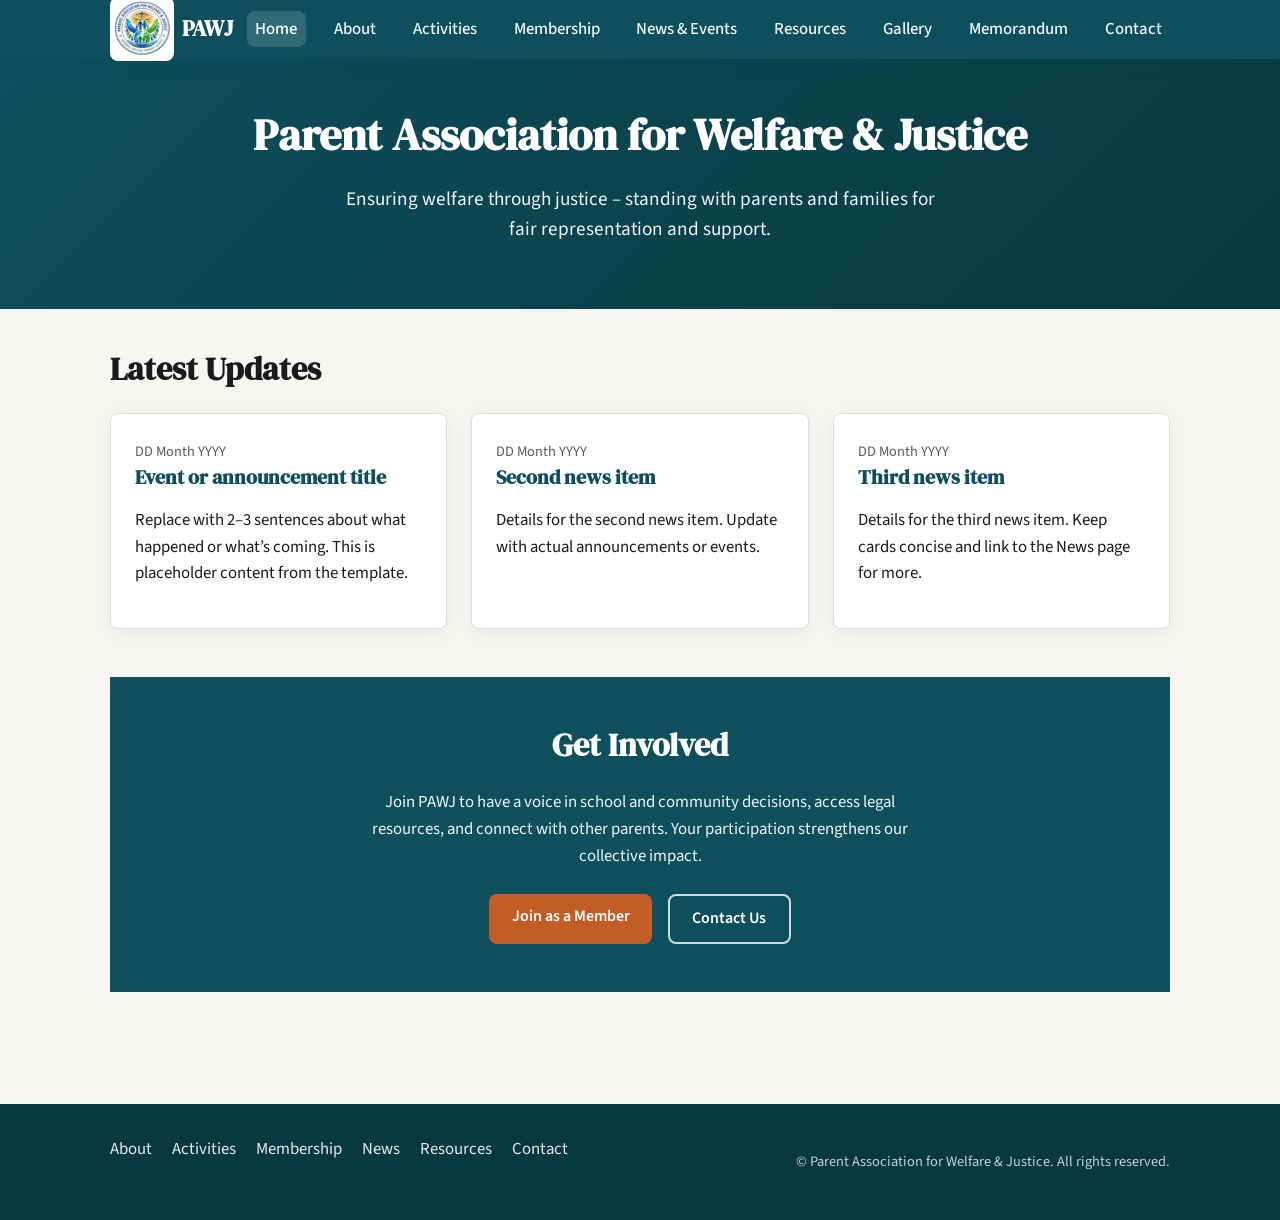
<file: index.html>
<!DOCTYPE html>
<html lang="en">
<head>
  <meta charset="UTF-8">
  <meta name="viewport" content="width=device-width, initial-scale=1.0">
  <title>PAWJ – Parent Association for Welfare &amp; Justice</title>
  <meta name="description" content="Parent Association for Welfare & Justice – Ensuring welfare through justice for families and children.">
  <link rel="preconnect" href="https://fonts.googleapis.com">
  <link rel="preconnect" href="https://fonts.gstatic.com" crossorigin>
  <link href="https://fonts.googleapis.com/css2?family=DM+Serif+Display:ital@0;1&family=Source+Sans+3:ital,wght@0,400;0,600;0,700;1,400&display=swap" rel="stylesheet">
  <link rel="stylesheet" href="css/styles.css">
</head>
<body>
  <header class="site-header">
    <div class="container">
      <a href="index.html" class="logo-link">
        <img src="assets/logo.png" alt="PAWJ logo" width="48" height="48">
        <span>PAWJ</span>
      </a>
      <button class="nav-toggle" type="button" aria-label="Toggle menu" aria-expanded="false">Menu</button>
      <nav class="main-nav">
        <ul>
          <li><a href="index.html" class="active">Home</a></li>
          <li><a href="about.html">About</a></li>
          <li><a href="activities.html">Activities</a></li>
          <li><a href="membership.html">Membership</a></li>
          <li><a href="news.html">News &amp; Events</a></li>
          <li><a href="resources.html">Resources</a></li>
          <li><a href="gallery.html">Gallery</a></li>
          <li><a href="memorandum.html">Memorandum</a></li>
          <li><a href="contact.html">Contact</a></li>
        </ul>
      </nav>
    </div>
  </header>

  <main>
    <section class="hero">
      <div class="container">
        <h1>Parent Association for Welfare &amp; Justice</h1>
        <p class="subtitle">Ensuring welfare through justice – standing with parents and families for fair representation and support.</p>
      </div>
    </section>

    <section class="page-content">
      <div class="container">
        <h2>Latest Updates</h2>
        <div class="card-grid">
          <article class="card">
            <span class="date">DD Month YYYY</span>
            <h3>Event or announcement title</h3>
            <p>Replace with 2–3 sentences about what happened or what’s coming. This is placeholder content from the template.</p>
          </article>
          <article class="card">
            <span class="date">DD Month YYYY</span>
            <h3>Second news item</h3>
            <p>Details for the second news item. Update with actual announcements or events.</p>
          </article>
          <article class="card">
            <span class="date">DD Month YYYY</span>
            <h3>Third news item</h3>
            <p>Details for the third news item. Keep cards concise and link to the News page for more.</p>
          </article>
        </div>

        <section class="cta-section" style="margin-top: 3rem;">
          <div class="container">
            <h2>Get Involved</h2>
            <p>Join PAWJ to have a voice in school and community decisions, access legal resources, and connect with other parents. Your participation strengthens our collective impact.</p>
            <div class="cta-buttons">
              <a href="membership.html" class="btn btn-primary">Join as a Member</a>
              <a href="contact.html" class="btn btn-secondary">Contact Us</a>
            </div>
          </div>
        </section>
      </div>
    </section>
  </main>

  <footer class="site-footer">
    <div class="container footer-inner">
      <nav class="footer-nav">
        <ul>
          <li><a href="about.html">About</a></li>
          <li><a href="activities.html">Activities</a></li>
          <li><a href="membership.html">Membership</a></li>
          <li><a href="news.html">News</a></li>
          <li><a href="resources.html">Resources</a></li>
          <li><a href="contact.html">Contact</a></li>
        </ul>
      </nav>
      <p class="copyright">© Parent Association for Welfare &amp; Justice. All rights reserved.</p>
    </div>
  </footer>

  <script>
    (function () {
      var toggle = document.querySelector('.nav-toggle');
      var nav = document.querySelector('.main-nav');
      if (toggle && nav) {
        toggle.addEventListener('click', function () {
          nav.classList.toggle('open');
          toggle.setAttribute('aria-expanded', nav.classList.contains('open'));
        });
      }
    })();
  </script>
</body>
</html>
</file>
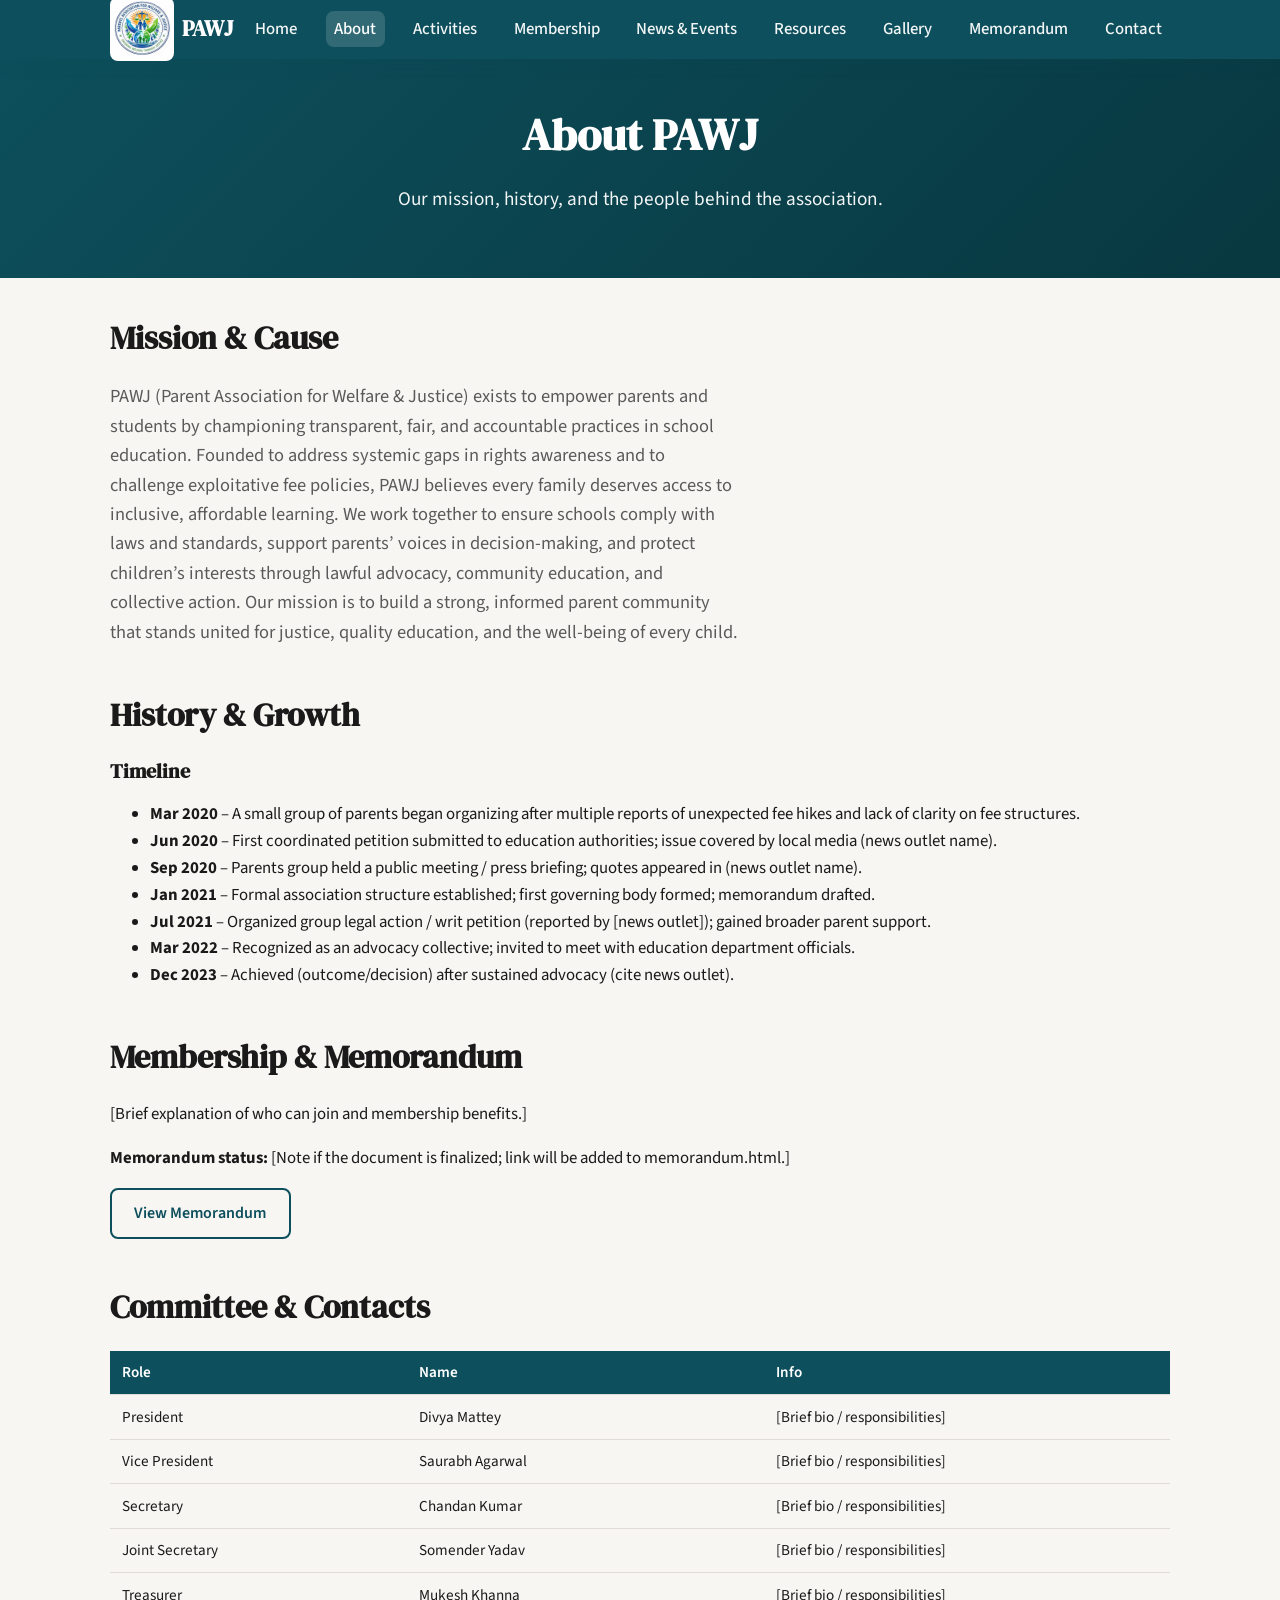
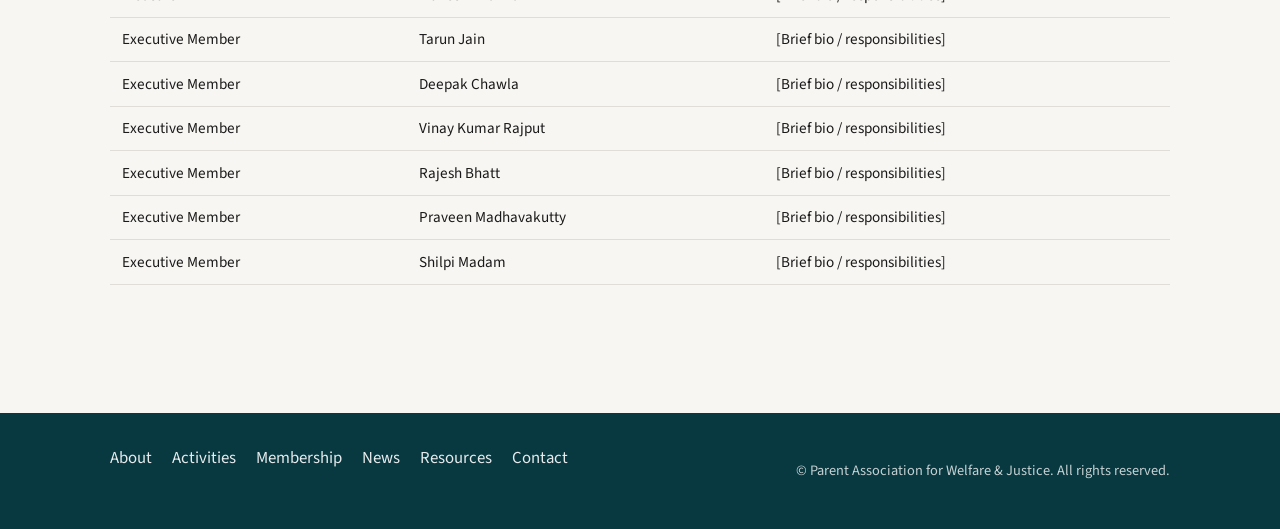
<file: about.html>
<!DOCTYPE html>
<html lang="en">
<head>
  <meta charset="UTF-8">
  <meta name="viewport" content="width=device-width, initial-scale=1.0">
  <title>About – PAWJ</title>
  <link rel="preconnect" href="https://fonts.googleapis.com">
  <link rel="preconnect" href="https://fonts.gstatic.com" crossorigin>
  <link href="https://fonts.googleapis.com/css2?family=DM+Serif+Display:ital@0;1&family=Source+Sans+3:ital,wght@0,400;0,600;0,700;1,400&display=swap" rel="stylesheet">
  <link rel="stylesheet" href="css/styles.css">
</head>
<body>
  <header class="site-header">
    <div class="container">
      <a href="index.html" class="logo-link">
        <img src="assets/logo.png" alt="PAWJ logo" width="48" height="48">
        <span>PAWJ</span>
      </a>
      <button class="nav-toggle" type="button" aria-label="Toggle menu" aria-expanded="false">Menu</button>
      <nav class="main-nav">
        <ul>
          <li><a href="index.html">Home</a></li>
          <li><a href="about.html" class="active">About</a></li>
          <li><a href="activities.html">Activities</a></li>
          <li><a href="membership.html">Membership</a></li>
          <li><a href="news.html">News &amp; Events</a></li>
          <li><a href="resources.html">Resources</a></li>
          <li><a href="gallery.html">Gallery</a></li>
          <li><a href="memorandum.html">Memorandum</a></li>
          <li><a href="contact.html">Contact</a></li>
        </ul>
      </nav>
    </div>
  </header>

  <main>
    <section class="hero">
      <div class="container">
        <h1>About PAWJ</h1>
        <p class="subtitle">Our mission, history, and the people behind the association.</p>
      </div>
    </section>

    <div class="page-content">
      <div class="container">
        <section>
          <h2>Mission &amp; Cause</h2>
 <p class="lead">PAWJ (Parent Association for Welfare &amp; Justice) exists to empower parents and students by championing transparent, fair, and accountable practices in school education. Founded to address systemic gaps in rights awareness and to challenge exploitative fee policies, PAWJ believes every family deserves access to inclusive, affordable learning. We work together to ensure schools comply with laws and standards, support parents’ voices in decision-making, and protect children’s interests through lawful advocacy, community education, and collective action. Our mission is to build a strong, informed parent community that stands united for justice, quality education, and the well-being of every child.</p> </section>

        <section>
          <h2>History &amp; Growth</h2>

          <h3>Timeline</h3>
          <ul class="timeline">
            <li>
              <strong>Mar 2020</strong> – A small group of parents began organizing after multiple reports of unexpected fee hikes and lack of clarity on fee structures.
            </li>
            <li>
              <strong>Jun 2020</strong> – First coordinated petition submitted to education authorities; issue covered by local media (news outlet name).
            </li>
            <li>
              <strong>Sep 2020</strong> – Parents group held a public meeting / press briefing; quotes appeared in (news outlet name).
            </li>
            <li>
              <strong>Jan 2021</strong> – Formal association structure established; first governing body formed; memorandum drafted.
            </li>
            <li>
              <strong>Jul 2021</strong> – Organized group legal action / writ petition (reported by [news outlet]); gained broader parent support.
            </li>
            <li>
              <strong>Mar 2022</strong> – Recognized as an advocacy collective; invited to meet with education department officials.
            </li>
            <li>
              <strong>Dec 2023</strong> – Achieved (outcome/decision) after sustained advocacy (cite news outlet).
            </li>
          </ul>
        </section>

        <section>
          <h2>Membership &amp; Memorandum</h2>
          <p>[Brief explanation of who can join and membership benefits.]</p>
          <p><strong>Memorandum status:</strong> [Note if the document is finalized; link will be added to memorandum.html.]</p>
          <a href="memorandum.html" class="btn btn-outline">View Memorandum</a>
        </section>

        <section>
          <h2>Committee &amp; Contacts</h2>
          <div class="table-wrap">
            <table>
              <thead>
                <tr>
                  <th>Role</th>
                  <th>Name</th>
                  <th>Info</th>
                </tr>
              </thead>
              <tbody>
                <tr>
                  <td>President</td>
                  <td>Divya Mattey</td>
                  <td>[Brief bio / responsibilities]</td>
                </tr>
                <tr>
                  <td>Vice President</td>
                  <td>Saurabh Agarwal</td>
                  <td>[Brief bio / responsibilities]</td>
                </tr>
                <tr>
                  <td>Secretary</td>
                  <td>Chandan Kumar</td>
                  <td>[Brief bio / responsibilities]</td>
                </tr>
                <tr>
                  <td>Joint Secretary</td>
                  <td>Somender Yadav</td>
                  <td>[Brief bio / responsibilities]</td>
                </tr>
                <tr>
                  <td>Treasurer</td>
                  <td>Mukesh Khanna</td>
                  <td>[Brief bio / responsibilities]</td>
                </tr>
                <tr>
                  <td>Executive Member</td>
                  <td>Tarun Jain</td>
                  <td>[Brief bio / responsibilities]</td>
                </tr>
                <tr>
                  <td>Executive Member</td>
                  <td>Deepak Chawla</td>
                  <td>[Brief bio / responsibilities]</td>
                </tr>
                <tr>
                  <td>Executive Member</td>
                  <td>Vinay Kumar Rajput</td>
                  <td>[Brief bio / responsibilities]</td>
                </tr>
                <tr>
                  <td>Executive Member</td>
                  <td>Rajesh Bhatt</td>
                  <td>[Brief bio / responsibilities]</td>
                </tr>
                <tr>
                  <td>Executive Member</td>
                  <td>Praveen Madhavakutty</td>
                  <td>[Brief bio / responsibilities]</td>
                </tr>
                <tr>
                  <td>Executive Member</td>
                  <td>Shilpi Madam</td>
                  <td>[Brief bio / responsibilities]</td>
                </tr>
              </tbody>
            </table>
          </div>
        </section>
      </div>
    </div>
  </main>

  <footer class="site-footer">
    <div class="container footer-inner">
      <nav class="footer-nav">
        <ul>
          <li><a href="about.html">About</a></li>
          <li><a href="activities.html">Activities</a></li>
          <li><a href="membership.html">Membership</a></li>
          <li><a href="news.html">News</a></li>
          <li><a href="resources.html">Resources</a></li>
          <li><a href="contact.html">Contact</a></li>
        </ul>
      </nav>
      <p class="copyright">© Parent Association for Welfare &amp; Justice. All rights reserved.</p>
    </div>
  </footer>

  <script>
    (function () {
      var toggle = document.querySelector('.nav-toggle');
      var nav = document.querySelector('.main-nav');
      if (toggle && nav) {
        toggle.addEventListener('click', function () {
          nav.classList.toggle('open');
          toggle.setAttribute('aria-expanded', nav.classList.contains('open'));
        });
      }
    })();
  </script>
</body>
</html>
</file>
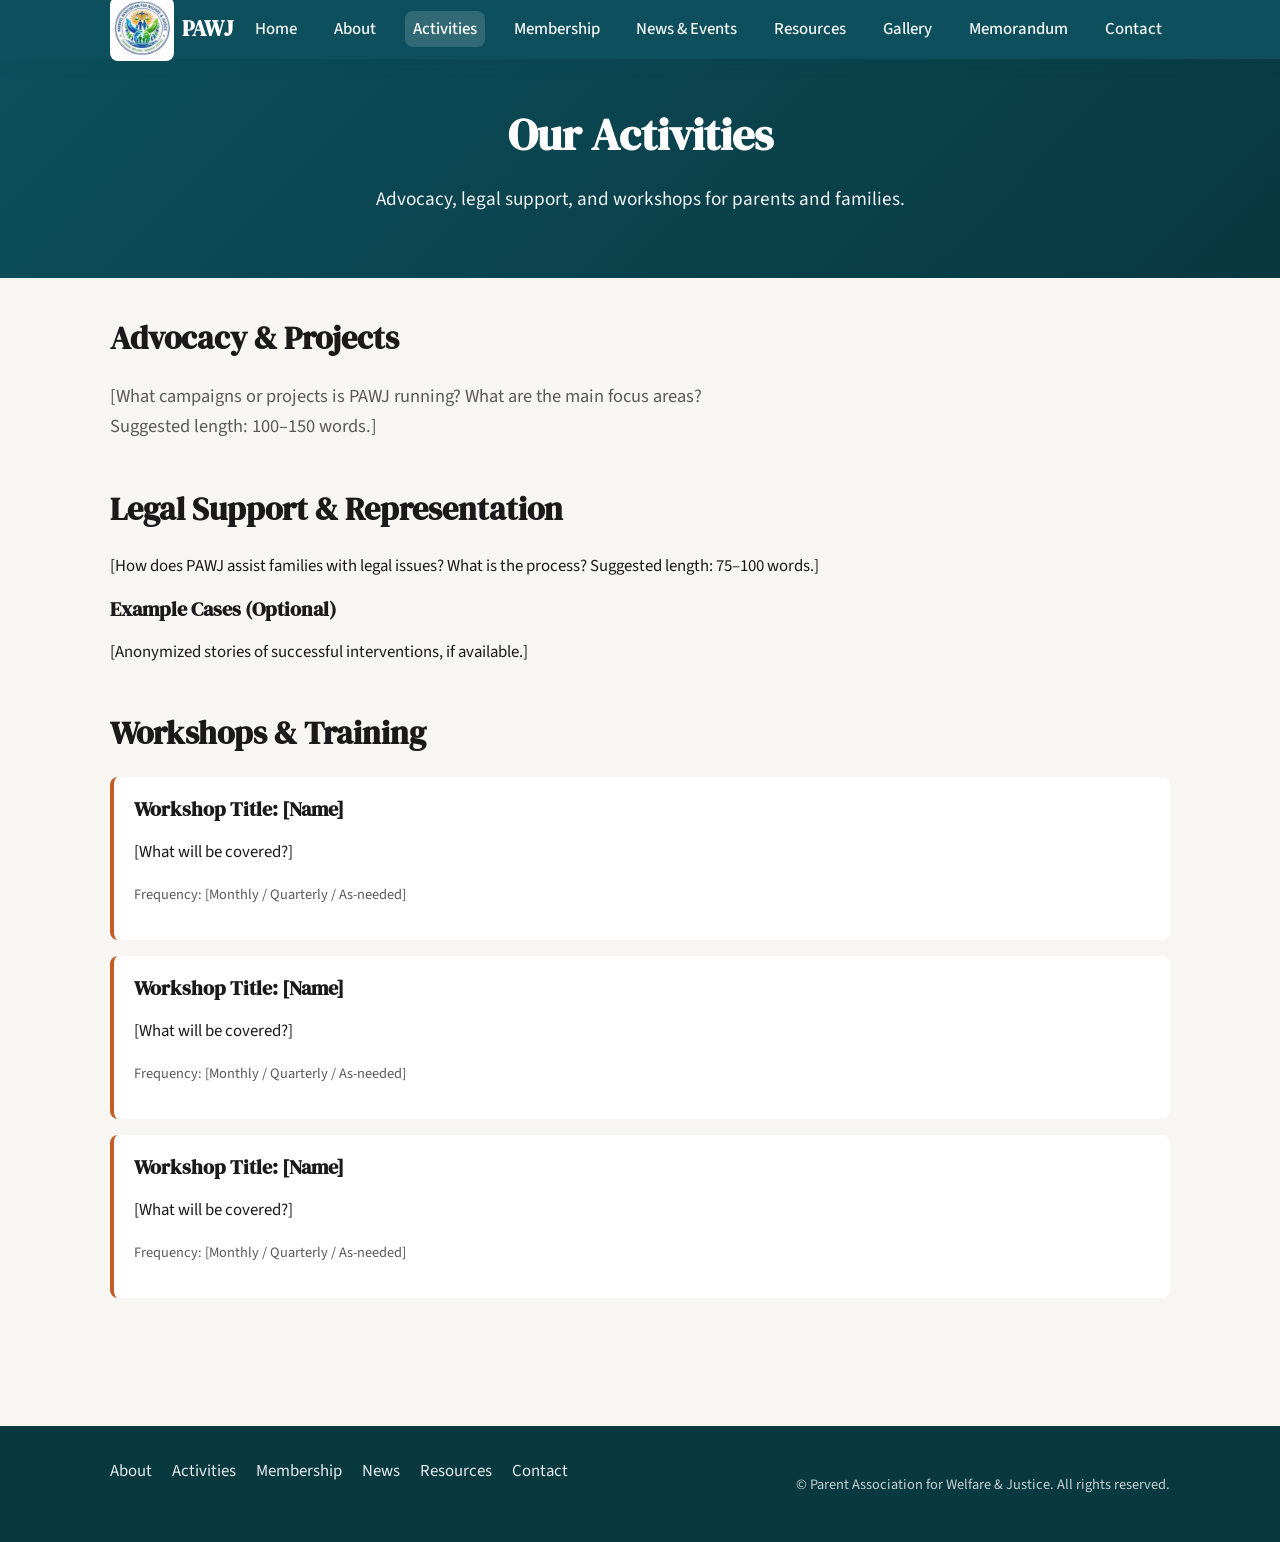
<file: activities.html>
<!DOCTYPE html>
<html lang="en">
<head>
  <meta charset="UTF-8">
  <meta name="viewport" content="width=device-width, initial-scale=1.0">
  <title>Activities – PAWJ</title>
  <link rel="preconnect" href="https://fonts.googleapis.com">
  <link rel="preconnect" href="https://fonts.gstatic.com" crossorigin>
  <link href="https://fonts.googleapis.com/css2?family=DM+Serif+Display:ital@0;1&family=Source+Sans+3:ital,wght@0,400;0,600;0,700;1,400&display=swap" rel="stylesheet">
  <link rel="stylesheet" href="css/styles.css">
</head>
<body>
  <header class="site-header">
    <div class="container">
      <a href="index.html" class="logo-link">
        <img src="assets/logo.png" alt="PAWJ logo" width="48" height="48">
        <span>PAWJ</span>
      </a>
      <button class="nav-toggle" type="button" aria-label="Toggle menu" aria-expanded="false">Menu</button>
      <nav class="main-nav">
        <ul>
          <li><a href="index.html">Home</a></li>
          <li><a href="about.html">About</a></li>
          <li><a href="activities.html" class="active">Activities</a></li>
          <li><a href="membership.html">Membership</a></li>
          <li><a href="news.html">News &amp; Events</a></li>
          <li><a href="resources.html">Resources</a></li>
          <li><a href="gallery.html">Gallery</a></li>
          <li><a href="memorandum.html">Memorandum</a></li>
          <li><a href="contact.html">Contact</a></li>
        </ul>
      </nav>
    </div>
  </header>

  <main>
    <section class="hero">
      <div class="container">
        <h1>Our Activities</h1>
        <p class="subtitle">Advocacy, legal support, and workshops for parents and families.</p>
      </div>
    </section>

    <div class="page-content">
      <div class="container">
        <section>
          <h2>Advocacy &amp; Projects</h2>
          <p class="lead">[What campaigns or projects is PAWJ running? What are the main focus areas? Suggested length: 100–150 words.]</p>
        </section>

        <section>
          <h2>Legal Support &amp; Representation</h2>
          <p>[How does PAWJ assist families with legal issues? What is the process? Suggested length: 75–100 words.]</p>
          <h3>Example Cases (Optional)</h3>
          <p>[Anonymized stories of successful interventions, if available.]</p>
        </section>

        <section>
          <h2>Workshops &amp; Training</h2>
          <div class="workshop-item">
            <h3>Workshop Title: [Name]</h3>
            <p>[What will be covered?]</p>
            <p class="frequency">Frequency: [Monthly / Quarterly / As-needed]</p>
          </div>
          <div class="workshop-item">
            <h3>Workshop Title: [Name]</h3>
            <p>[What will be covered?]</p>
            <p class="frequency">Frequency: [Monthly / Quarterly / As-needed]</p>
          </div>
          <div class="workshop-item">
            <h3>Workshop Title: [Name]</h3>
            <p>[What will be covered?]</p>
            <p class="frequency">Frequency: [Monthly / Quarterly / As-needed]</p>
          </div>
        </section>
      </div>
    </div>
  </main>

  <footer class="site-footer">
    <div class="container footer-inner">
      <nav class="footer-nav">
        <ul>
          <li><a href="about.html">About</a></li>
          <li><a href="activities.html">Activities</a></li>
          <li><a href="membership.html">Membership</a></li>
          <li><a href="news.html">News</a></li>
          <li><a href="resources.html">Resources</a></li>
          <li><a href="contact.html">Contact</a></li>
        </ul>
      </nav>
      <p class="copyright">© Parent Association for Welfare &amp; Justice. All rights reserved.</p>
    </div>
  </footer>

  <script>
    (function () {
      var toggle = document.querySelector('.nav-toggle');
      var nav = document.querySelector('.main-nav');
      if (toggle && nav) {
        toggle.addEventListener('click', function () {
          nav.classList.toggle('open');
          toggle.setAttribute('aria-expanded', nav.classList.contains('open'));
        });
      }
    })();
  </script>
</body>
</html>
</file>
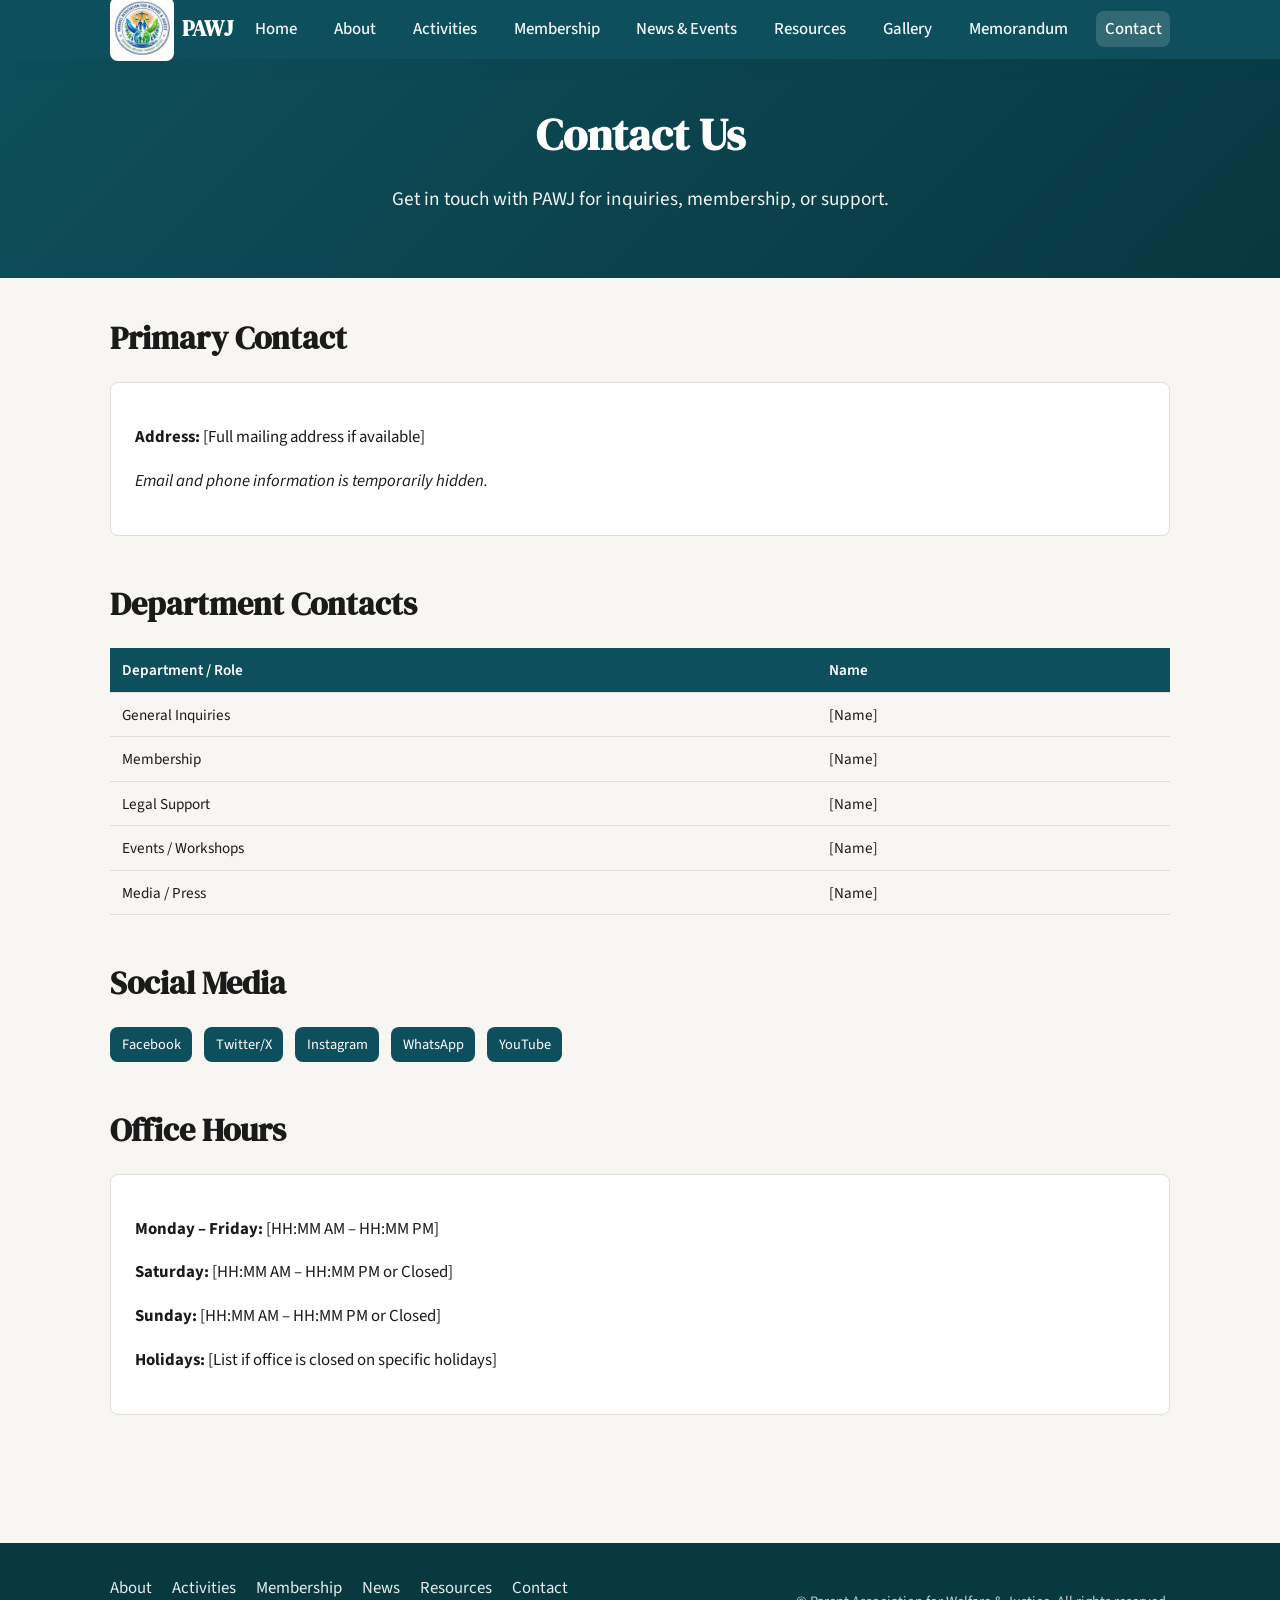
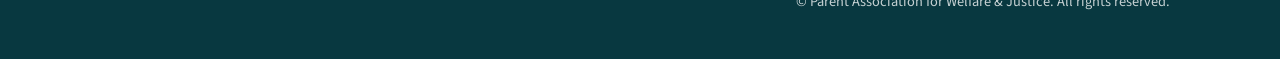
<file: contact.html>
<!DOCTYPE html>
<html lang="en">
<head>
  <meta charset="UTF-8">
  <meta name="viewport" content="width=device-width, initial-scale=1.0">
  <title>Contact – PAWJ</title>
  <link rel="preconnect" href="https://fonts.googleapis.com">
  <link rel="preconnect" href="https://fonts.gstatic.com" crossorigin>
  <link href="https://fonts.googleapis.com/css2?family=DM+Serif+Display:ital@0;1&family=Source+Sans+3:ital,wght@0,400;0,600;0,700;1,400&display=swap" rel="stylesheet">
  <link rel="stylesheet" href="css/styles.css">
</head>
<body>
  <header class="site-header">
    <div class="container">
      <a href="index.html" class="logo-link">
        <img src="assets/logo.png" alt="PAWJ logo" width="48" height="48">
        <span>PAWJ</span>
      </a>
      <button class="nav-toggle" type="button" aria-label="Toggle menu" aria-expanded="false">Menu</button>
      <nav class="main-nav">
        <ul>
          <li><a href="index.html">Home</a></li>
          <li><a href="about.html">About</a></li>
          <li><a href="activities.html">Activities</a></li>
          <li><a href="membership.html">Membership</a></li>
          <li><a href="news.html">News &amp; Events</a></li>
          <li><a href="resources.html">Resources</a></li>
          <li><a href="gallery.html">Gallery</a></li>
          <li><a href="memorandum.html">Memorandum</a></li>
          <li><a href="contact.html" class="active">Contact</a></li>
        </ul>
      </nav>
    </div>
  </header>

  <main>
    <section class="hero">
      <div class="container">
        <h1>Contact Us</h1>
        <p class="subtitle">Get in touch with PAWJ for inquiries, membership, or support.</p>
      </div>
    </section>

    <div class="page-content">
      <div class="container">
        <section>
          <h2>Primary Contact</h2>
          <div class="contact-block">
            <p><strong>Address:</strong> [Full mailing address if available]</p>
            <p><em>Email and phone information is temporarily hidden.</em></p>
          </div>
        </section>

        <section>
          <h2>Department Contacts</h2>
          <div class="table-wrap">
            <table>
              <thead>
                <tr>
                  <th>Department / Role</th>
                  <th>Name</th>
                </tr>
              </thead>
              <tbody>
                <tr>
                  <td>General Inquiries</td>
                  <td>[Name]</td>
                </tr>
                <tr>
                  <td>Membership</td>
                  <td>[Name]</td>
                </tr>
                <tr>
                  <td>Legal Support</td>
                  <td>[Name]</td>
                </tr>
                <tr>
                  <td>Events / Workshops</td>
                  <td>[Name]</td>
                </tr>
                <tr>
                  <td>Media / Press</td>
                  <td>[Name]</td>
                </tr>
              </tbody>
            </table>
          </div>
        </section>

        <section>
          <h2>Social Media</h2>
          <div class="social-links">
            <a href="https://facebook.com/..." target="_blank" rel="noopener">Facebook</a>
            <a href="https://twitter.com/..." target="_blank" rel="noopener">Twitter/X</a>
            <a href="https://instagram.com/..." target="_blank" rel="noopener">Instagram</a>
            <a href="https://wa.me/..." target="_blank" rel="noopener">WhatsApp</a>
            <a href="https://youtube.com/..." target="_blank" rel="noopener">YouTube</a>
          </div>
        </section>

        <section>
          <h2>Office Hours</h2>
          <div class="contact-block">
            <p><strong>Monday – Friday:</strong> [HH:MM AM – HH:MM PM]</p>
            <p><strong>Saturday:</strong> [HH:MM AM – HH:MM PM or Closed]</p>
            <p><strong>Sunday:</strong> [HH:MM AM – HH:MM PM or Closed]</p>
            <p><strong>Holidays:</strong> [List if office is closed on specific holidays]</p>
          </div>
        </section>
      </div>
    </div>
  </main>

  <footer class="site-footer">
    <div class="container footer-inner">
      <nav class="footer-nav">
        <ul>
          <li><a href="about.html">About</a></li>
          <li><a href="activities.html">Activities</a></li>
          <li><a href="membership.html">Membership</a></li>
          <li><a href="news.html">News</a></li>
          <li><a href="resources.html">Resources</a></li>
          <li><a href="contact.html">Contact</a></li>
        </ul>
      </nav>
      <p class="copyright">© Parent Association for Welfare &amp; Justice. All rights reserved.</p>
    </div>
  </footer>

  <script>
    (function () {
      var toggle = document.querySelector('.nav-toggle');
      var nav = document.querySelector('.main-nav');
      if (toggle && nav) {
        toggle.addEventListener('click', function () {
          nav.classList.toggle('open');
          toggle.setAttribute('aria-expanded', nav.classList.contains('open'));
        });
      }
    })();
  </script>
</body>
</html>
</file>
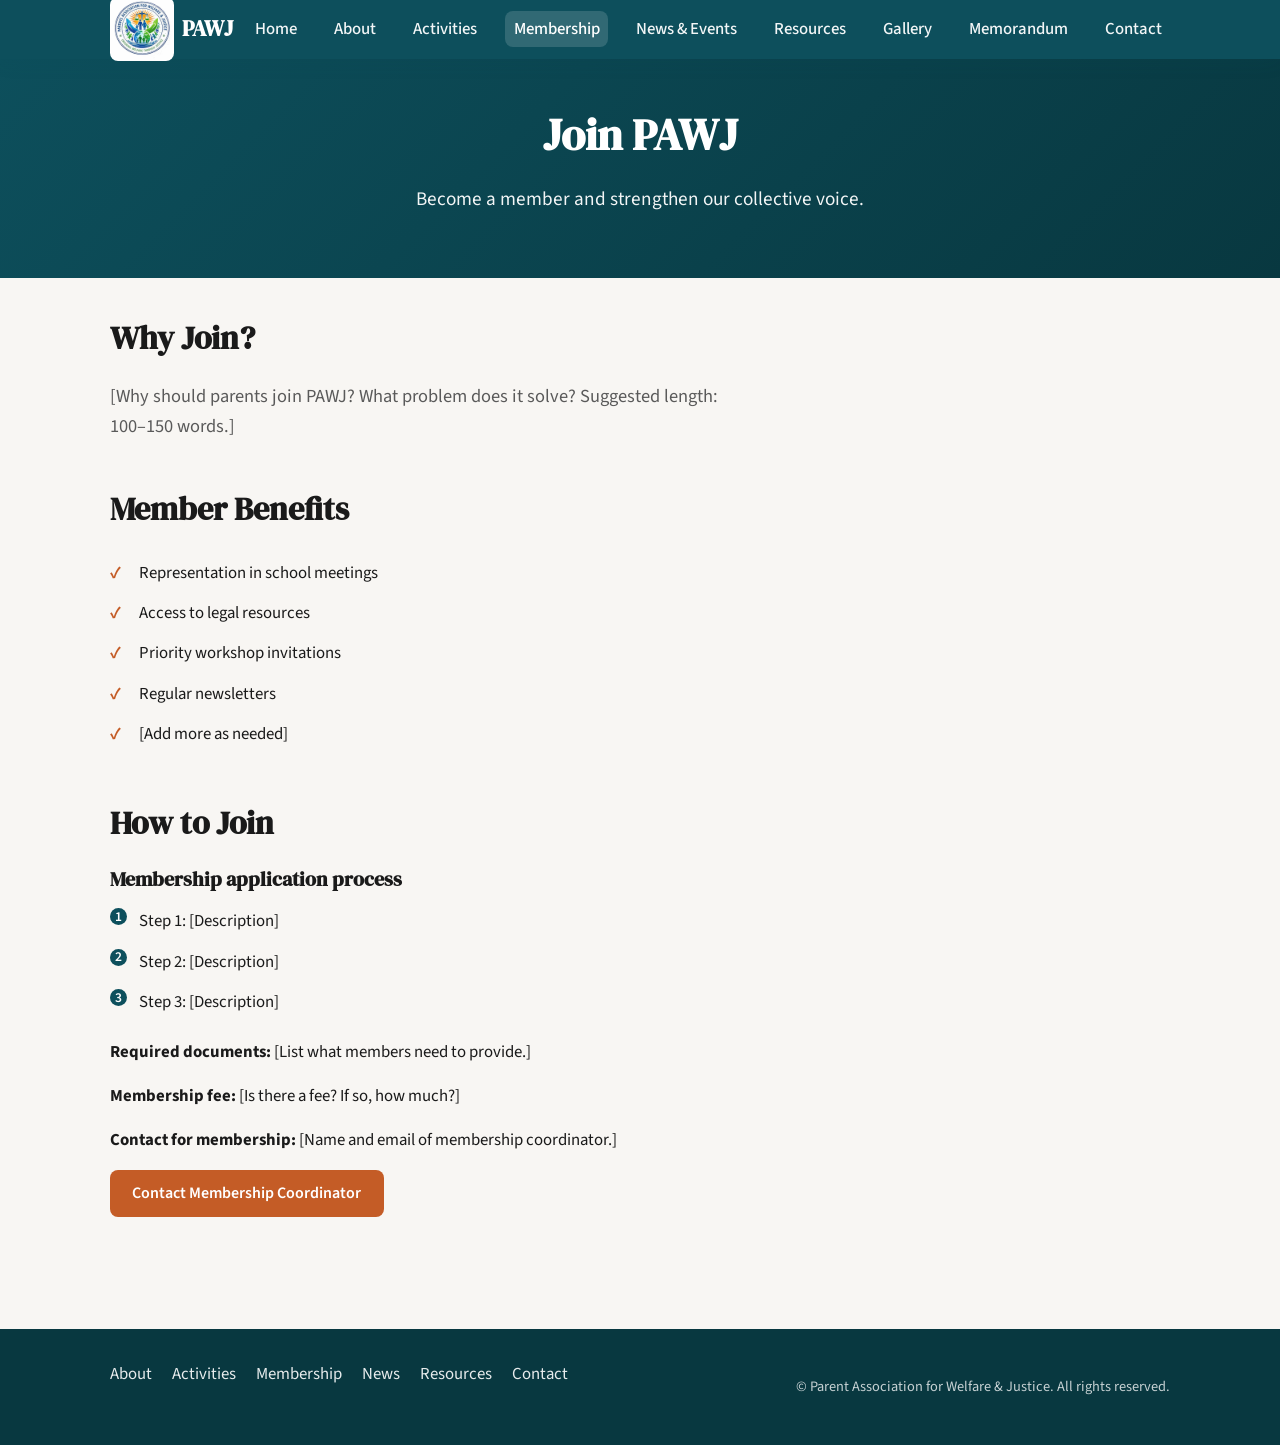
<file: membership.html>
<!DOCTYPE html>
<html lang="en">
<head>
  <meta charset="UTF-8">
  <meta name="viewport" content="width=device-width, initial-scale=1.0">
  <title>Membership – PAWJ</title>
  <link rel="preconnect" href="https://fonts.googleapis.com">
  <link rel="preconnect" href="https://fonts.gstatic.com" crossorigin>
  <link href="https://fonts.googleapis.com/css2?family=DM+Serif+Display:ital@0;1&family=Source+Sans+3:ital,wght@0,400;0,600;0,700;1,400&display=swap" rel="stylesheet">
  <link rel="stylesheet" href="css/styles.css">
</head>
<body>
  <header class="site-header">
    <div class="container">
      <a href="index.html" class="logo-link">
        <img src="assets/logo.png" alt="PAWJ logo" width="48" height="48">
        <span>PAWJ</span>
      </a>
      <button class="nav-toggle" type="button" aria-label="Toggle menu" aria-expanded="false">Menu</button>
      <nav class="main-nav">
        <ul>
          <li><a href="index.html">Home</a></li>
          <li><a href="about.html">About</a></li>
          <li><a href="activities.html">Activities</a></li>
          <li><a href="membership.html" class="active">Membership</a></li>
          <li><a href="news.html">News &amp; Events</a></li>
          <li><a href="resources.html">Resources</a></li>
          <li><a href="gallery.html">Gallery</a></li>
          <li><a href="memorandum.html">Memorandum</a></li>
          <li><a href="contact.html">Contact</a></li>
        </ul>
      </nav>
    </div>
  </header>

  <main>
    <section class="hero">
      <div class="container">
        <h1>Join PAWJ</h1>
        <p class="subtitle">Become a member and strengthen our collective voice.</p>
      </div>
    </section>

    <div class="page-content">
      <div class="container">
        <section>
          <h2>Why Join?</h2>
          <p class="lead">[Why should parents join PAWJ? What problem does it solve? Suggested length: 100–150 words.]</p>
        </section>

        <section>
          <h2>Member Benefits</h2>
          <ul class="benefits-list">
            <li>Representation in school meetings</li>
            <li>Access to legal resources</li>
            <li>Priority workshop invitations</li>
            <li>Regular newsletters</li>
            <li>[Add more as needed]</li>
          </ul>
        </section>

        <section>
          <h2>How to Join</h2>
          <h3>Membership application process</h3>
          <ol class="steps-list">
            <li data-step="1">Step 1: [Description]</li>
            <li data-step="2">Step 2: [Description]</li>
            <li data-step="3">Step 3: [Description]</li>
          </ol>
          <p><strong>Required documents:</strong> [List what members need to provide.]</p>
          <p><strong>Membership fee:</strong> [Is there a fee? If so, how much?]</p>
          <p><strong>Contact for membership:</strong> [Name and email of membership coordinator.]</p>
          <a href="contact.html" class="btn btn-primary">Contact Membership Coordinator</a>
        </section>
      </div>
    </div>
  </main>

  <footer class="site-footer">
    <div class="container footer-inner">
      <nav class="footer-nav">
        <ul>
          <li><a href="about.html">About</a></li>
          <li><a href="activities.html">Activities</a></li>
          <li><a href="membership.html">Membership</a></li>
          <li><a href="news.html">News</a></li>
          <li><a href="resources.html">Resources</a></li>
          <li><a href="contact.html">Contact</a></li>
        </ul>
      </nav>
      <p class="copyright">© Parent Association for Welfare &amp; Justice. All rights reserved.</p>
    </div>
  </footer>

  <script>
    (function () {
      var toggle = document.querySelector('.nav-toggle');
      var nav = document.querySelector('.main-nav');
      if (toggle && nav) {
        toggle.addEventListener('click', function () {
          nav.classList.toggle('open');
          toggle.setAttribute('aria-expanded', nav.classList.contains('open'));
        });
      }
    })();
  </script>
</body>
</html>
</file>
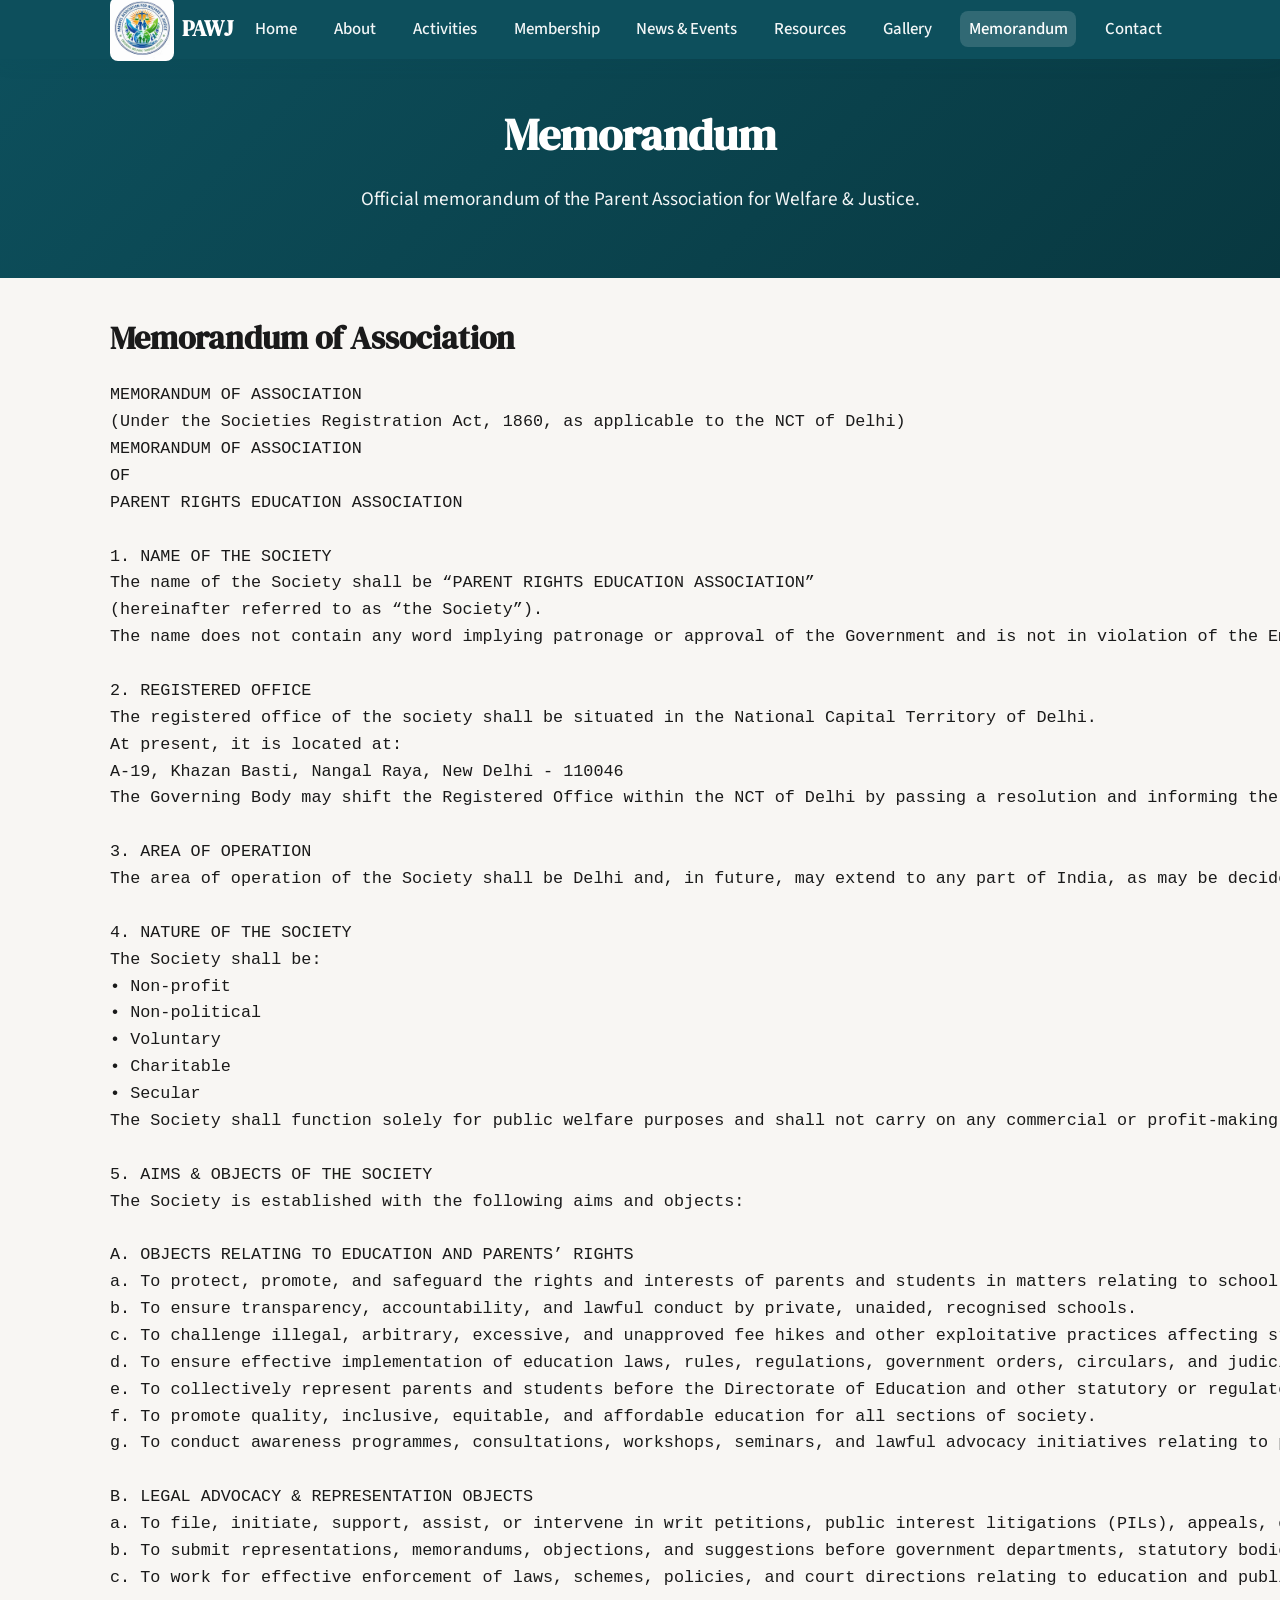
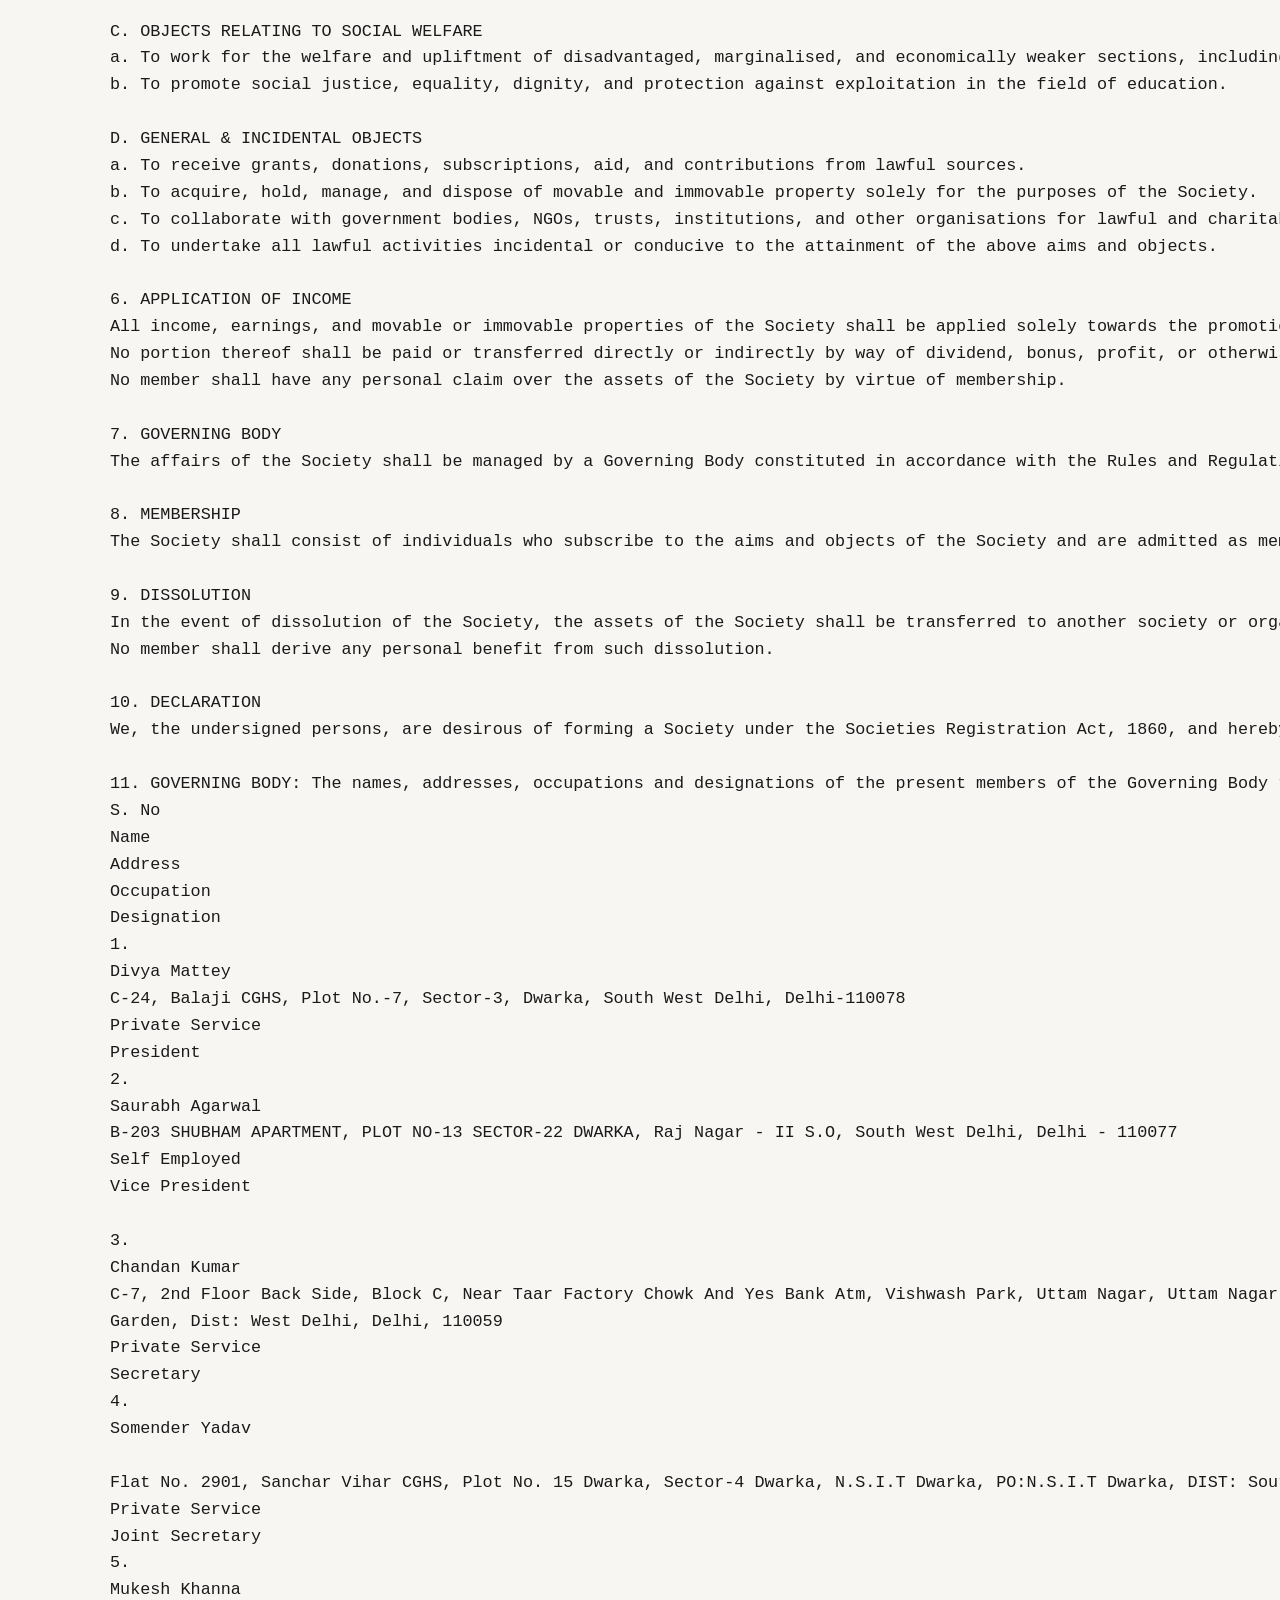
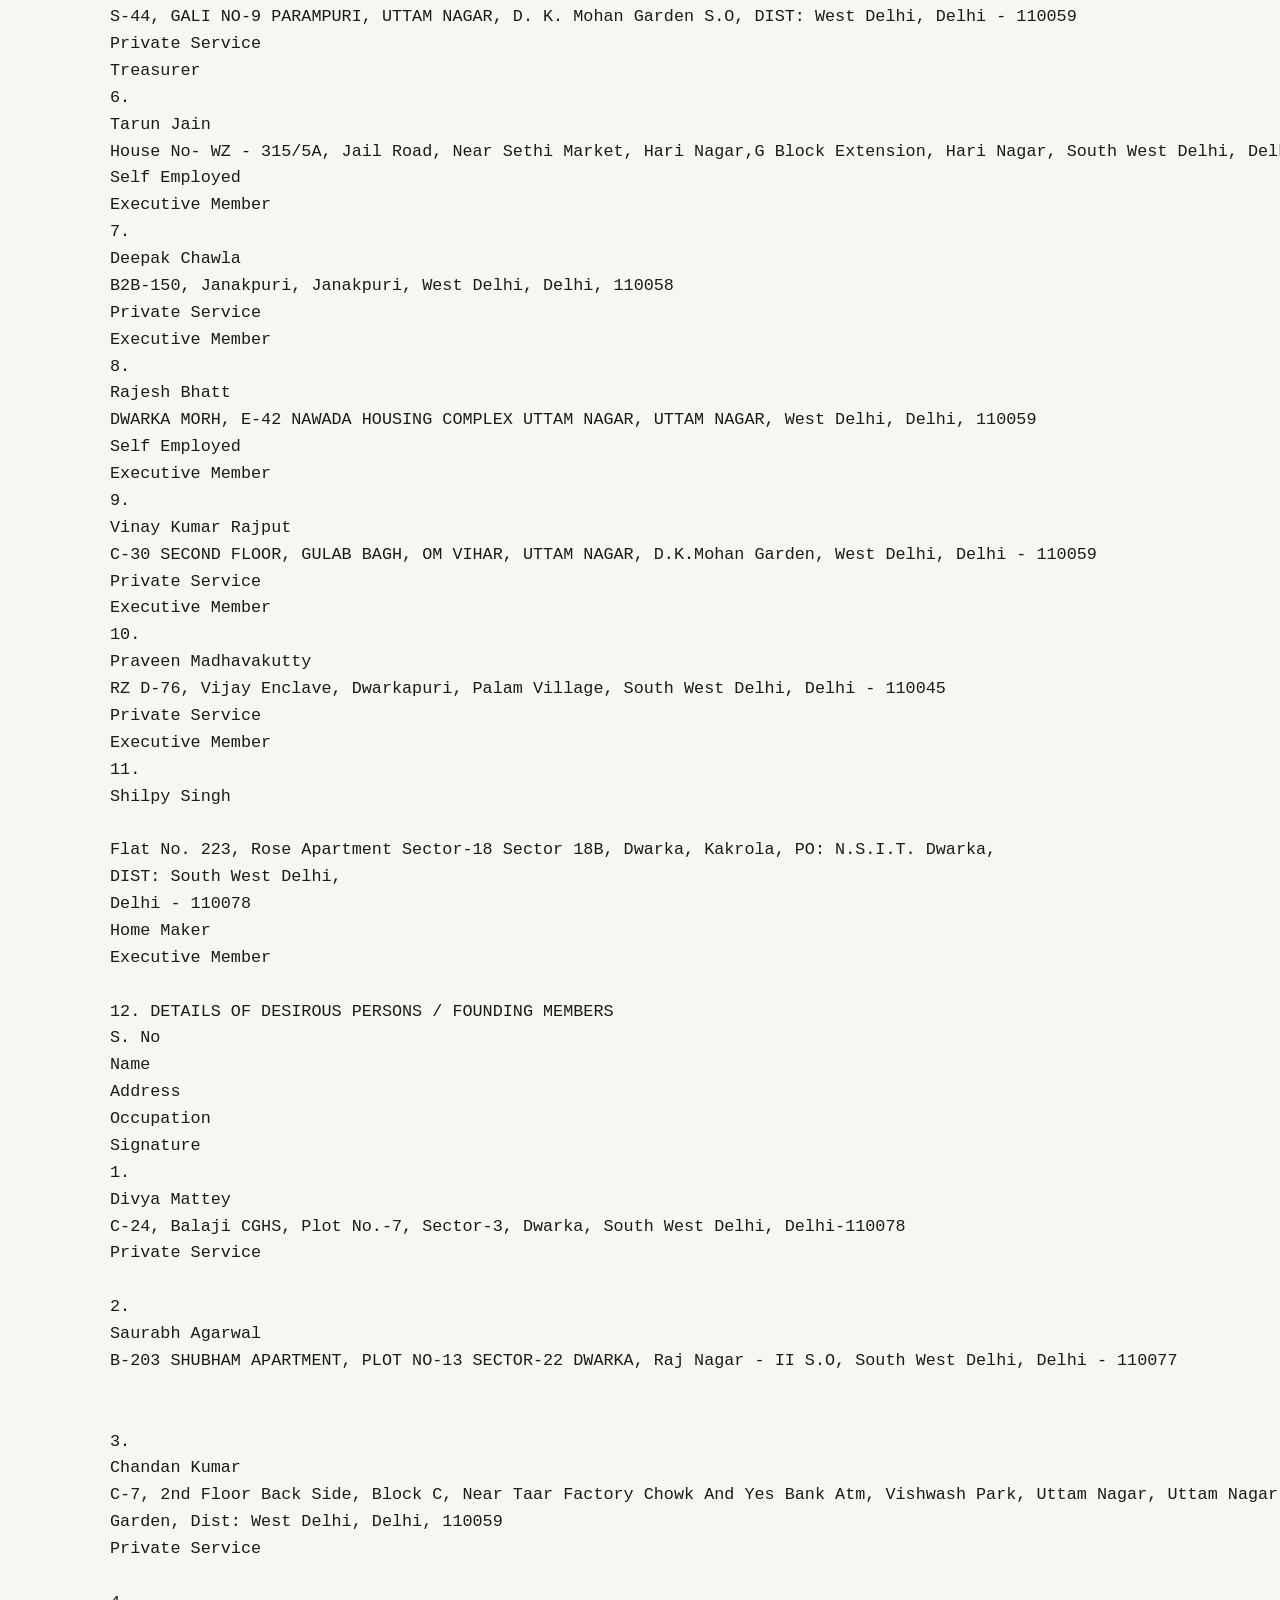
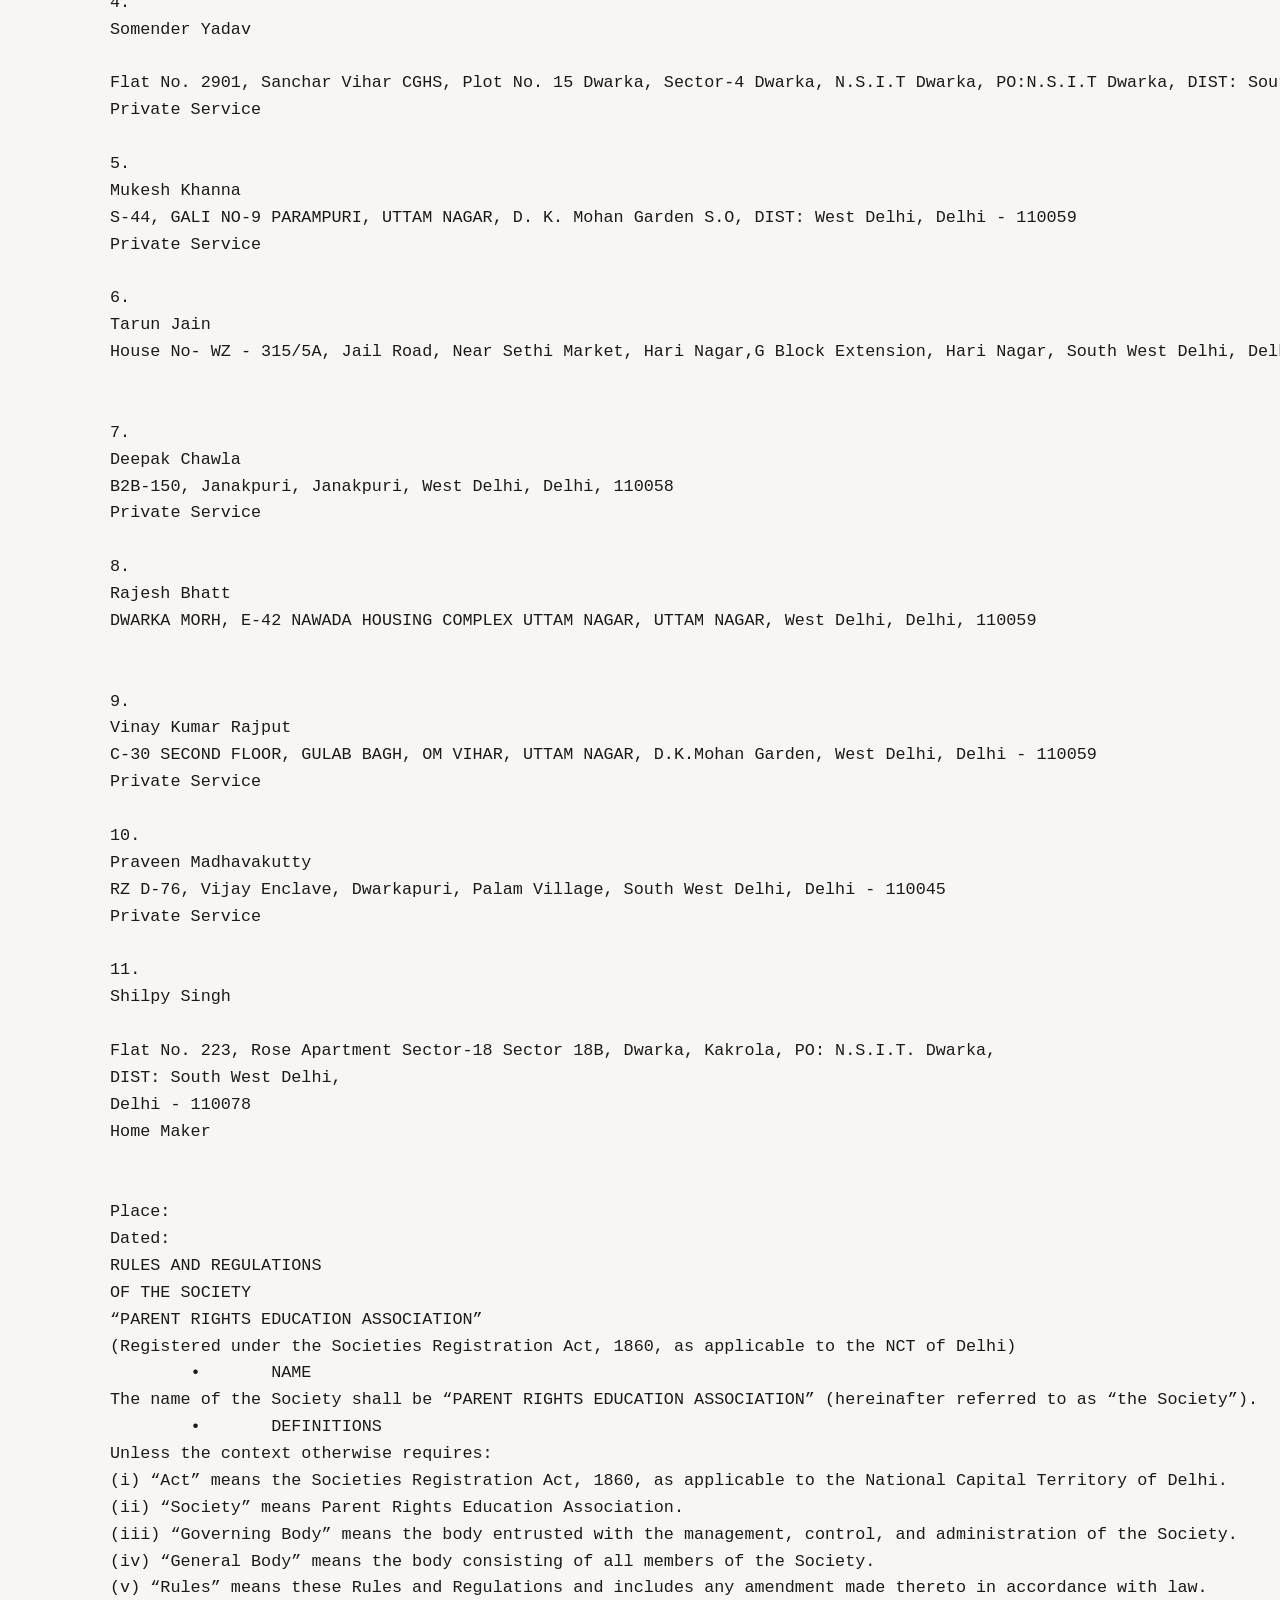
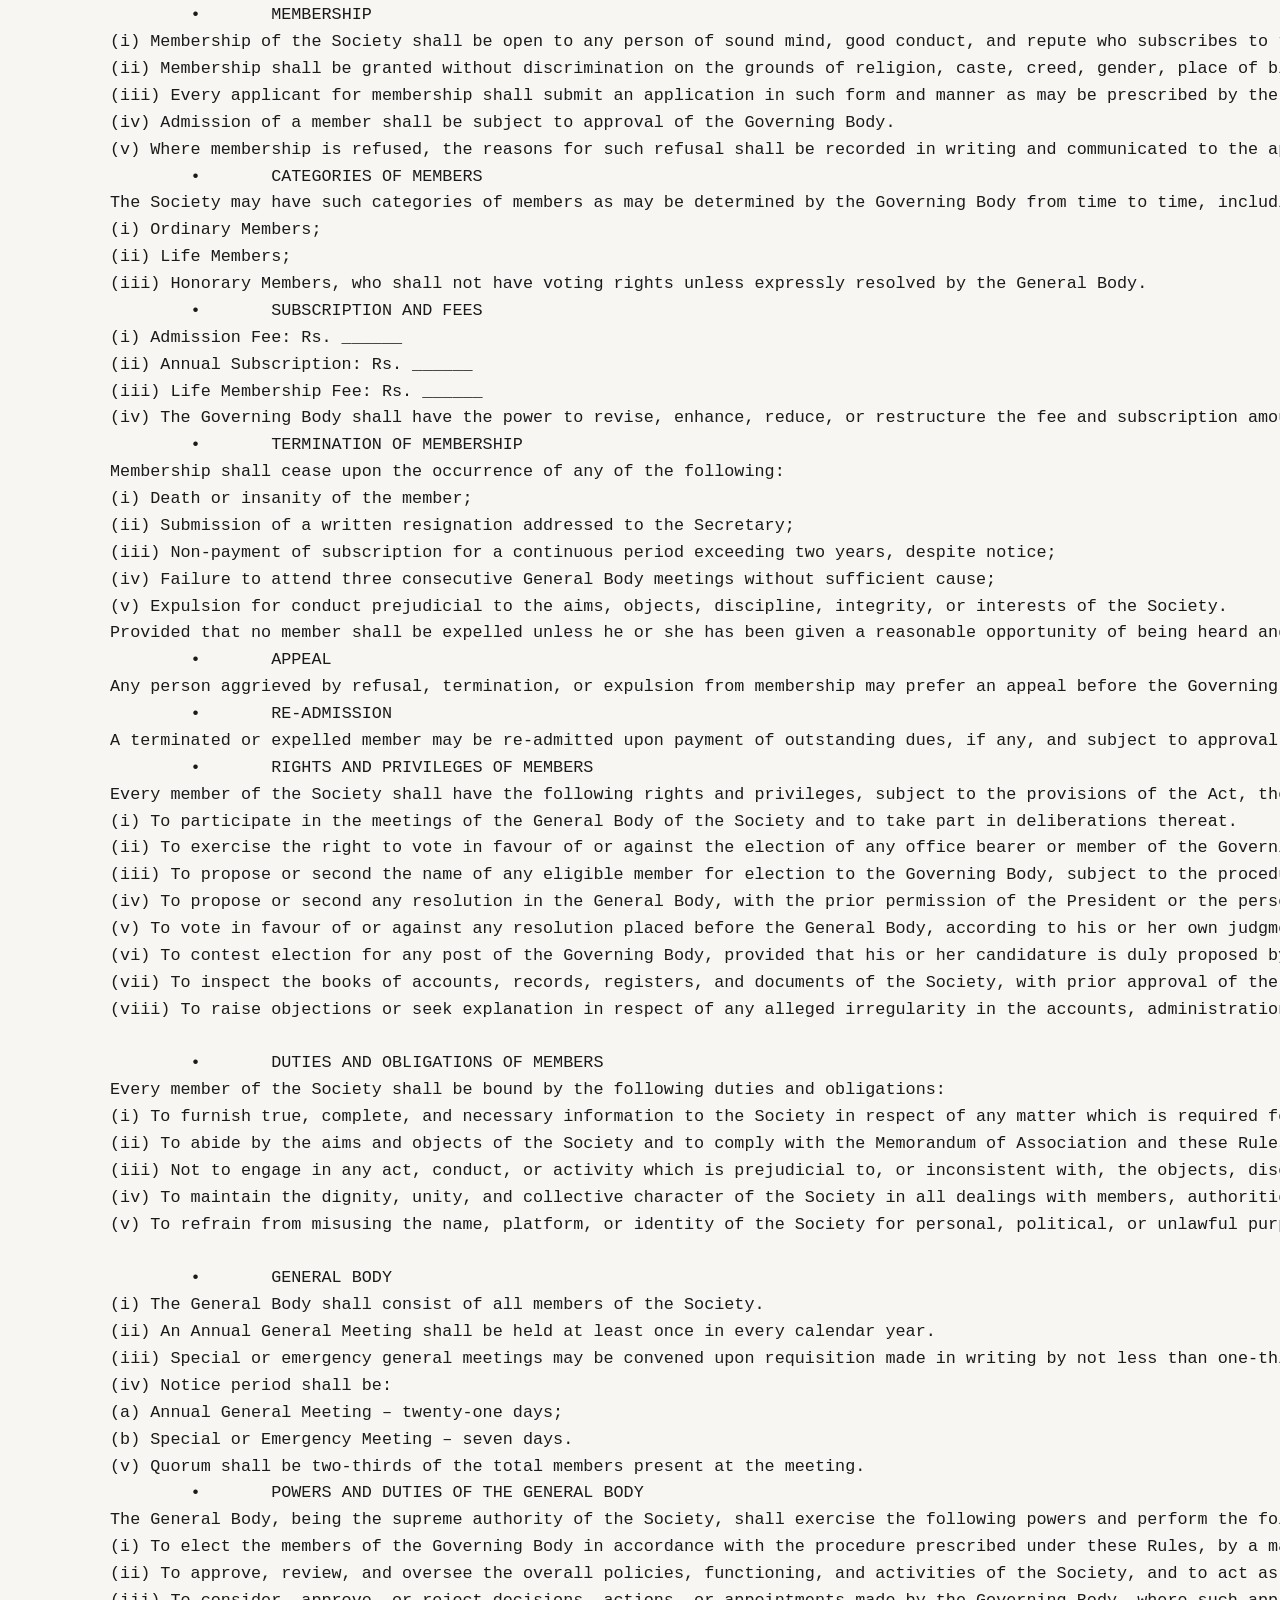
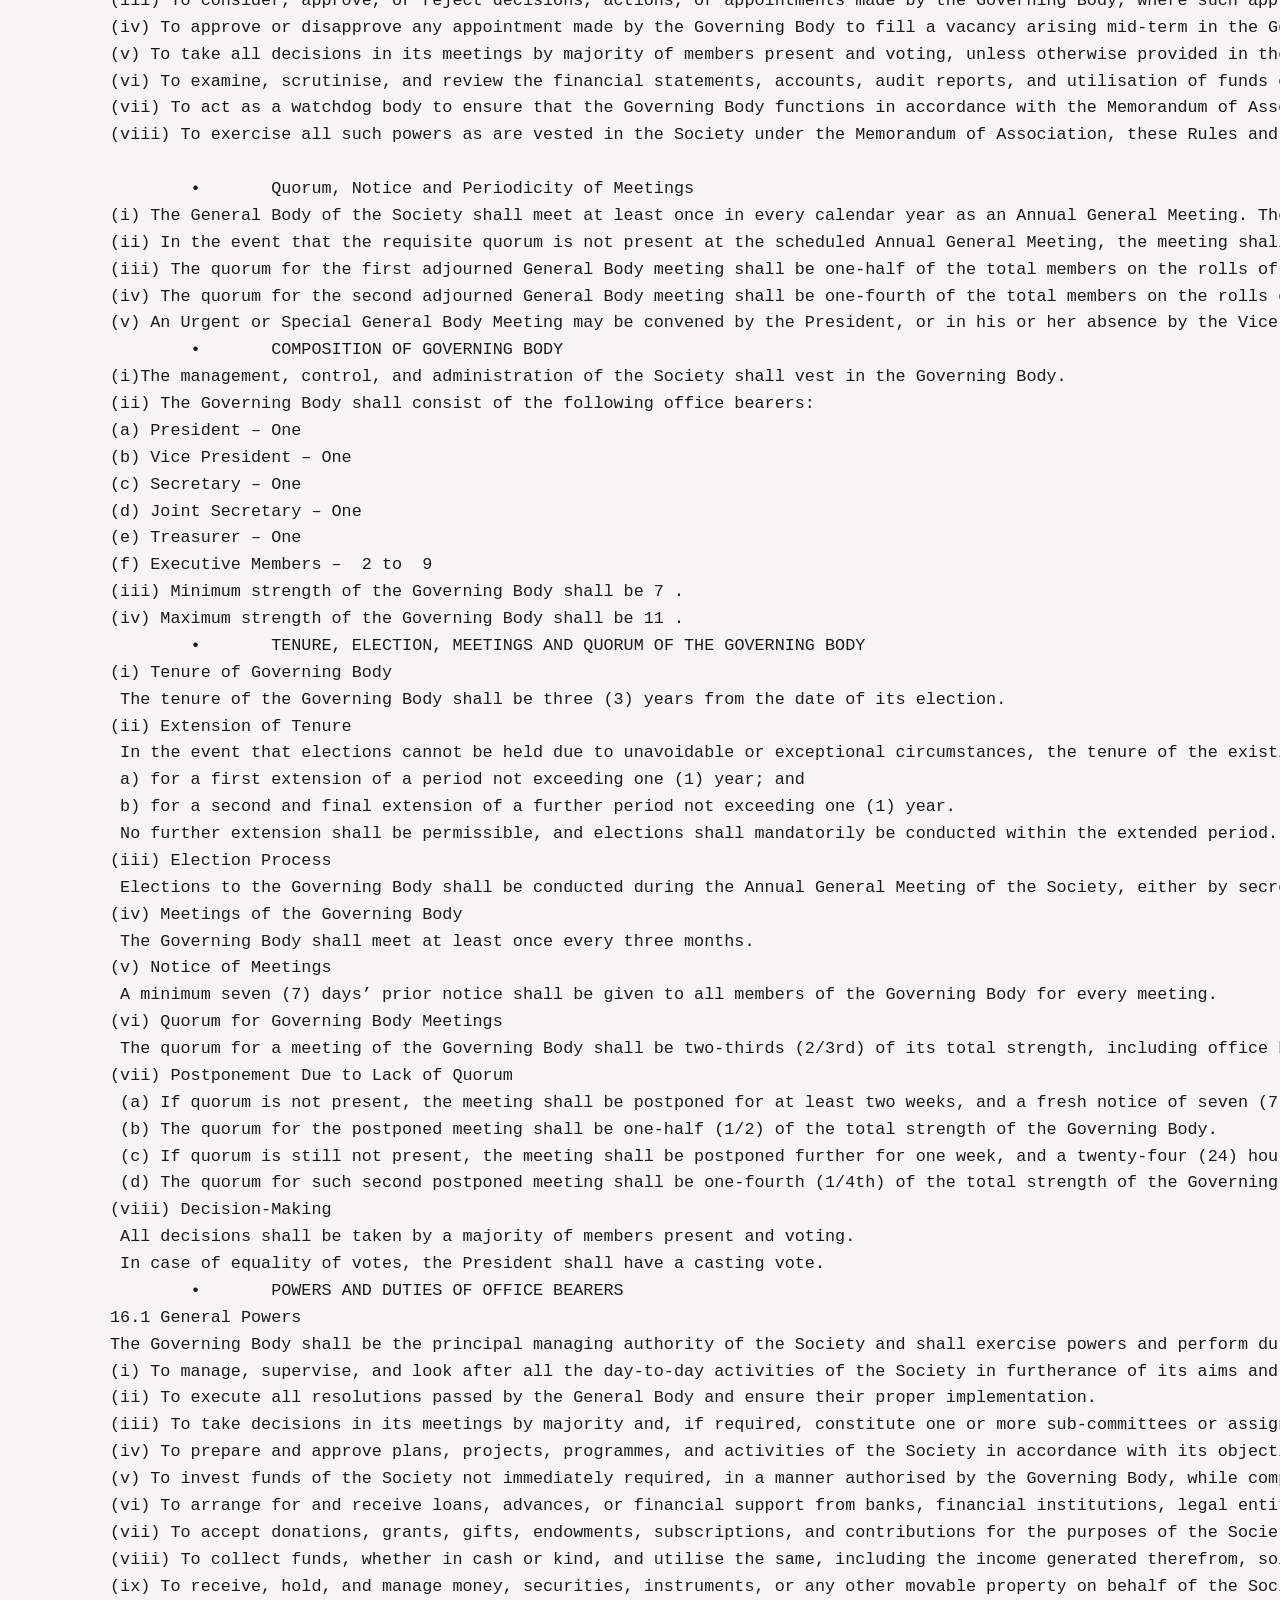
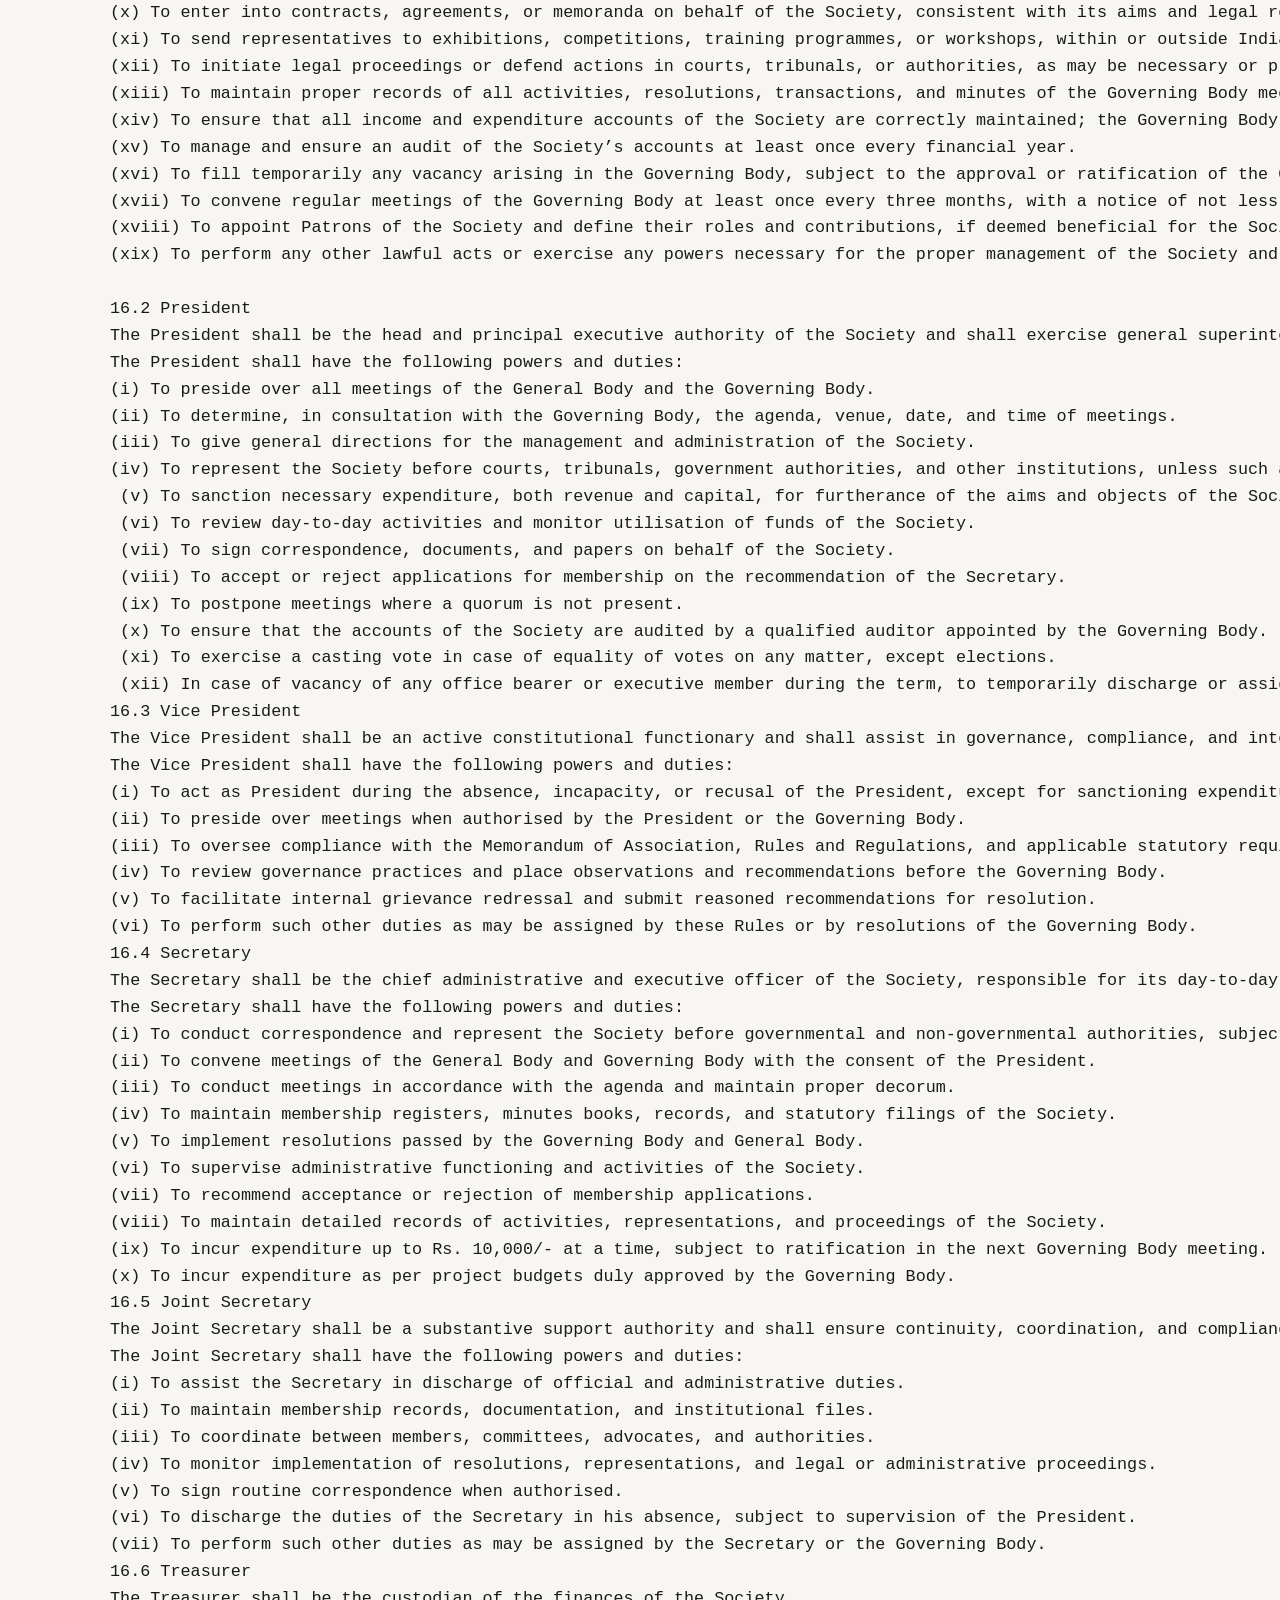
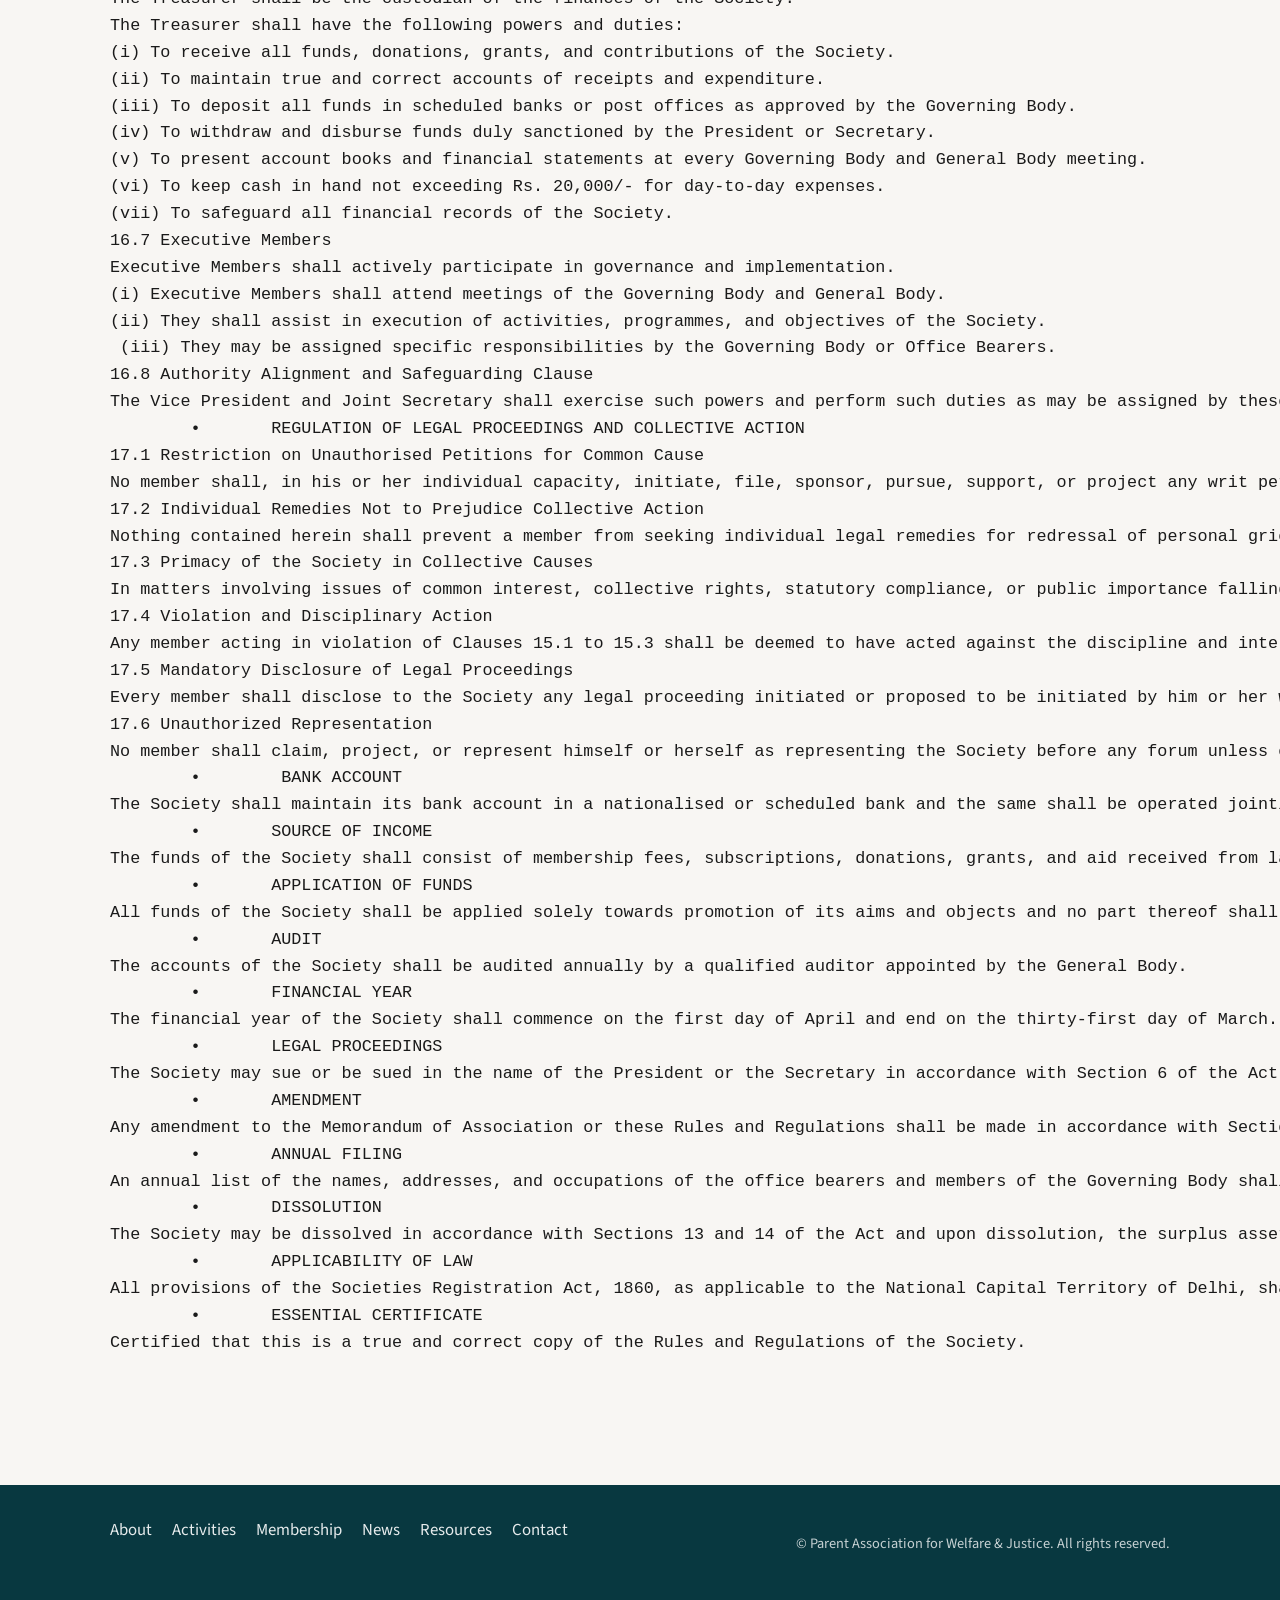
<file: memorandum.html>
<!DOCTYPE html>
<html lang="en">
<head>
  <meta charset="UTF-8">
  <meta name="viewport" content="width=device-width, initial-scale=1.0">
  <title>Memorandum – PAWJ</title>
  <link rel="preconnect" href="https://fonts.googleapis.com">
  <link rel="preconnect" href="https://fonts.gstatic.com" crossorigin>
  <link href="https://fonts.googleapis.com/css2?family=DM+Serif+Display:ital@0;1&family=Source+Sans+3:ital,wght@0,400;0,600;0,700;1,400&display=swap" rel="stylesheet">
  <link rel="stylesheet" href="css/styles.css">
</head>
<body>
  <header class="site-header">
    <div class="container">
      <a href="index.html" class="logo-link">
        <img src="assets/logo.png" alt="PAWJ logo" width="48" height="48">
        <span>PAWJ</span>
      </a>
      <button class="nav-toggle" type="button" aria-label="Toggle menu" aria-expanded="false">Menu</button>
      <nav class="main-nav">
        <ul>
          <li><a href="index.html">Home</a></li>
          <li><a href="about.html">About</a></li>
          <li><a href="activities.html">Activities</a></li>
          <li><a href="membership.html">Membership</a></li>
          <li><a href="news.html">News &amp; Events</a></li>
          <li><a href="resources.html">Resources</a></li>
          <li><a href="gallery.html">Gallery</a></li>
          <li><a href="memorandum.html" class="active">Memorandum</a></li>
          <li><a href="contact.html">Contact</a></li>
        </ul>
      </nav>
    </div>
  </header>

  <main>
    <section class="hero">
      <div class="container">
        <h1>Memorandum</h1>
        <p class="subtitle">Official memorandum of the Parent Association for Welfare &amp; Justice.</p>
      </div>
    </section>

    <div class="page-content">
      <div class="container">
        <section>
          <h2>Memorandum of Association</h2>
          <pre class="memo-text">MEMORANDUM OF ASSOCIATION
(Under the Societies Registration Act, 1860, as applicable to the NCT of Delhi)
MEMORANDUM OF ASSOCIATION 
OF
PARENT RIGHTS EDUCATION ASSOCIATION

1. NAME OF THE SOCIETY
The name of the Society shall be “PARENT RIGHTS EDUCATION ASSOCIATION”
(hereinafter referred to as “the Society”).
The name does not contain any word implying patronage or approval of the Government and is not in violation of the Emblems and Names (Prevention of Improper Use) Act, 1950.

2. REGISTERED OFFICE
The registered office of the society shall be situated in the National Capital Territory of Delhi.
At present, it is located at:
A-19, Khazan Basti, Nangal Raya, New Delhi - 110046
The Governing Body may shift the Registered Office within the NCT of Delhi by passing a resolution and informing the Registrar of Societies, Delhi.

3. AREA OF OPERATION
The area of operation of the Society shall be Delhi and, in future, may extend to any part of India, as may be decided by the Governing Body in accordance with law after following the due procedure.

4. NATURE OF THE SOCIETY
The Society shall be:
• Non-profit
• Non-political
• Voluntary
• Charitable
• Secular
The Society shall function solely for public welfare purposes and shall not carry on any commercial or profit-making activity.

5. AIMS & OBJECTS OF THE SOCIETY
The Society is established with the following aims and objects:

A. OBJECTS RELATING TO EDUCATION AND PARENTS’ RIGHTS
a. To protect, promote, and safeguard the rights and interests of parents and students in matters relating to school education.
b. To ensure transparency, accountability, and lawful conduct by private, unaided, recognised schools.
c. To challenge illegal, arbitrary, excessive, and unapproved fee hikes and other exploitative practices affecting students and parents.
d. To ensure effective implementation of education laws, rules, regulations, government orders, circulars, and judicial directions.
e. To collectively represent parents and students before the Directorate of Education and other statutory or regulatory authorities.
f. To promote quality, inclusive, equitable, and affordable education for all sections of society.
g. To conduct awareness programmes, consultations, workshops, seminars, and lawful advocacy initiatives relating to parents’ and students’ rights in education.

B. LEGAL ADVOCACY & REPRESENTATION OBJECTS
a. To file, initiate, support, assist, or intervene in writ petitions, public interest litigations (PILs), appeals, complaints, and other legal proceedings before courts, tribunals, quasi-judicial bodies, and authorities in matters concerning education, public interest, and welfare of students and parents.
b. To submit representations, memorandums, objections, and suggestions before government departments, statutory bodies, commissions, and authorities.
c. To work for effective enforcement of laws, schemes, policies, and court directions relating to education and public welfare.

C. OBJECTS RELATING TO SOCIAL WELFARE
a. To work for the welfare and upliftment of disadvantaged, marginalised, and economically weaker sections, including children and parents.
b. To promote social justice, equality, dignity, and protection against exploitation in the field of education.

D. GENERAL & INCIDENTAL OBJECTS
a. To receive grants, donations, subscriptions, aid, and contributions from lawful sources.
b. To acquire, hold, manage, and dispose of movable and immovable property solely for the purposes of the Society.
c. To collaborate with government bodies, NGOs, trusts, institutions, and other organisations for lawful and charitable objectives.
d. To undertake all lawful activities incidental or conducive to the attainment of the above aims and objects.

6. APPLICATION OF INCOME
All income, earnings, and movable or immovable properties of the Society shall be applied solely towards the promotion of its aims and objects.
No portion thereof shall be paid or transferred directly or indirectly by way of dividend, bonus, profit, or otherwise to any present or past member of the Society.
No member shall have any personal claim over the assets of the Society by virtue of membership.

7. GOVERNING BODY
The affairs of the Society shall be managed by a Governing Body constituted in accordance with the Rules and Regulations of the Society and as required under Section 2 of the Societies Registration Act, 1860.

8. MEMBERSHIP
The Society shall consist of individuals who subscribe to the aims and objects of the Society and are admitted as members in accordance with the Rules and Regulations.

9. DISSOLUTION
In the event of dissolution of the Society, the assets of the Society shall be transferred to another society or organisation having similar charitable objects, in accordance with Sections 13 and 14 of the Societies Registration Act, 1860.
No member shall derive any personal benefit from such dissolution.

10. DECLARATION
We, the undersigned persons, are desirous of forming a Society under the Societies Registration Act, 1860, and hereby subscribe our names to this Memorandum of Association.

11. GOVERNING BODY: The names, addresses, occupations and designations of the present members of the Governing Body to whom the management of the society is entrusted, as required under section 2 of the Societies Registration Act 1860, as applicable to the National Capital Territory of Delhi, are as follows: -
S. No
Name
Address
Occupation
Designation
1.
Divya Mattey
C-24, Balaji CGHS, Plot No.-7, Sector-3, Dwarka, South West Delhi, Delhi-110078
Private Service
President
2.
Saurabh Agarwal 
B-203 SHUBHAM APARTMENT, PLOT NO-13 SECTOR-22 DWARKA, Raj Nagar - II S.O, South West Delhi, Delhi - 110077
Self Employed
Vice President

3.
Chandan Kumar
C-7, 2nd Floor Back Side, Block C, Near Taar Factory Chowk And Yes Bank Atm, Vishwash Park, Uttam Nagar, Uttam Nagar, PO: D.k Mohan
Garden, Dist: West Delhi, Delhi, 110059
Private Service
Secretary
4.
Somender Yadav

Flat No. 2901, Sanchar Vihar CGHS, Plot No. 15 Dwarka, Sector-4 Dwarka, N.S.I.T Dwarka, PO:N.S.I.T Dwarka, DIST: South West Delhi, Delhi - 1110078 
Private Service
Joint Secretary
5.
Mukesh Khanna
S-44, GALI NO-9 PARAMPURI, UTTAM NAGAR, D. K. Mohan Garden S.O, DIST: West Delhi, Delhi - 110059
Private Service
Treasurer
6.
Tarun Jain
House No- WZ - 315/5A, Jail Road, Near Sethi Market, Hari Nagar,G Block Extension, Hari Nagar, South West Delhi, Delhi - 110064
Self Employed
Executive Member 
7.
Deepak Chawla
B2B-150, Janakpuri, Janakpuri, West Delhi, Delhi, 110058
Private Service
Executive Member 
8.
Rajesh Bhatt
DWARKA MORH, E-42 NAWADA HOUSING COMPLEX UTTAM NAGAR, UTTAM NAGAR, West Delhi, Delhi, 110059
Self Employed
Executive Member 
9. 
Vinay Kumar Rajput
C-30 SECOND FLOOR, GULAB BAGH, OM VIHAR, UTTAM NAGAR, D.K.Mohan Garden, West Delhi, Delhi - 110059
Private Service
Executive Member 
10.
Praveen Madhavakutty
RZ D-76, Vijay Enclave, Dwarkapuri, Palam Village, South West Delhi, Delhi - 110045
Private Service
Executive Member 
11.
Shilpy Singh

Flat No. 223, Rose Apartment Sector-18 Sector 18B, Dwarka, Kakrola, PO: N.S.I.T. Dwarka,
DIST: South West Delhi,
Delhi - 110078
Home Maker
Executive Member 

12. DETAILS OF DESIROUS PERSONS / FOUNDING MEMBERS
S. No
Name
Address
Occupation
Signature
1.
Divya Mattey
C-24, Balaji CGHS, Plot No.-7, Sector-3, Dwarka, South West Delhi, Delhi-110078
Private Service

2.
Saurabh Agarwal 
B-203 SHUBHAM APARTMENT, PLOT NO-13 SECTOR-22 DWARKA, Raj Nagar - II S.O, South West Delhi, Delhi - 110077


3.
Chandan Kumar
C-7, 2nd Floor Back Side, Block C, Near Taar Factory Chowk And Yes Bank Atm, Vishwash Park, Uttam Nagar, Uttam Nagar, PO: D.k Mohan
Garden, Dist: West Delhi, Delhi, 110059
Private Service

4.
Somender Yadav

Flat No. 2901, Sanchar Vihar CGHS, Plot No. 15 Dwarka, Sector-4 Dwarka, N.S.I.T Dwarka, PO:N.S.I.T Dwarka, DIST: South West Delhi, Delhi - 1110078 
Private Service

5.
Mukesh Khanna
S-44, GALI NO-9 PARAMPURI, UTTAM NAGAR, D. K. Mohan Garden S.O, DIST: West Delhi, Delhi - 110059
Private Service

6.
Tarun Jain
House No- WZ - 315/5A, Jail Road, Near Sethi Market, Hari Nagar,G Block Extension, Hari Nagar, South West Delhi, Delhi - 110064


7.
Deepak Chawla
B2B-150, Janakpuri, Janakpuri, West Delhi, Delhi, 110058
Private Service

8.
Rajesh Bhatt
DWARKA MORH, E-42 NAWADA HOUSING COMPLEX UTTAM NAGAR, UTTAM NAGAR, West Delhi, Delhi, 110059


9. 
Vinay Kumar Rajput
C-30 SECOND FLOOR, GULAB BAGH, OM VIHAR, UTTAM NAGAR, D.K.Mohan Garden, West Delhi, Delhi - 110059
Private Service

10.
Praveen Madhavakutty
RZ D-76, Vijay Enclave, Dwarkapuri, Palam Village, South West Delhi, Delhi - 110045
Private Service

11.
Shilpy Singh

Flat No. 223, Rose Apartment Sector-18 Sector 18B, Dwarka, Kakrola, PO: N.S.I.T. Dwarka,
DIST: South West Delhi,
Delhi - 110078
Home Maker


Place:
Dated:
RULES AND REGULATIONS
OF THE SOCIETY
“PARENT RIGHTS EDUCATION ASSOCIATION”
(Registered under the Societies Registration Act, 1860, as applicable to the NCT of Delhi)
	•	NAME
The name of the Society shall be “PARENT RIGHTS EDUCATION ASSOCIATION” (hereinafter referred to as “the Society”).
	•	DEFINITIONS
Unless the context otherwise requires:
(i) “Act” means the Societies Registration Act, 1860, as applicable to the National Capital Territory of Delhi.
(ii) “Society” means Parent Rights Education Association.
(iii) “Governing Body” means the body entrusted with the management, control, and administration of the Society.
(iv) “General Body” means the body consisting of all members of the Society.
(v) “Rules” means these Rules and Regulations and includes any amendment made thereto in accordance with law.
	•	MEMBERSHIP
(i) Membership of the Society shall be open to any person of sound mind, good conduct, and repute who subscribes to the aims and objects of the Society.
(ii) Membership shall be granted without discrimination on the grounds of religion, caste, creed, gender, place of birth, domicile, or social status.
(iii) Every applicant for membership shall submit an application in such form and manner as may be prescribed by the Governing Body.
(iv) Admission of a member shall be subject to approval of the Governing Body.
(v) Where membership is refused, the reasons for such refusal shall be recorded in writing and communicated to the applicant.
	•	CATEGORIES OF MEMBERS
The Society may have such categories of members as may be determined by the Governing Body from time to time, including:
(i) Ordinary Members;
(ii) Life Members;
(iii) Honorary Members, who shall not have voting rights unless expressly resolved by the General Body.
	•	SUBSCRIPTION AND FEES
(i) Admission Fee: Rs. ______
(ii) Annual Subscription: Rs. ______
(iii) Life Membership Fee: Rs. ______
(iv) The Governing Body shall have the power to revise, enhance, reduce, or restructure the fee and subscription amounts from time to time, subject to ratification by the General Body where required.
	•	TERMINATION OF MEMBERSHIP
Membership shall cease upon the occurrence of any of the following:
(i) Death or insanity of the member;
(ii) Submission of a written resignation addressed to the Secretary;
(iii) Non-payment of subscription for a continuous period exceeding two years, despite notice;
(iv) Failure to attend three consecutive General Body meetings without sufficient cause;
(v) Expulsion for conduct prejudicial to the aims, objects, discipline, integrity, or interests of the Society.
Provided that no member shall be expelled unless he or she has been given a reasonable opportunity of being heard and the decision is supported by reasons recorded in writing.
	•	APPEAL 
Any person aggrieved by refusal, termination, or expulsion from membership may prefer an appeal before the Governing Body within such time as may be prescribed. The decision of the Governing Body shall be final and binding.
	•	RE-ADMISSION
A terminated or expelled member may be re-admitted upon payment of outstanding dues, if any, and subject to approval of the Governing Body, whose decision shall be final.
	•	RIGHTS AND PRIVILEGES OF MEMBERS
Every member of the Society shall have the following rights and privileges, subject to the provisions of the Act, the Memorandum of Association, and these Rules and Regulations:
(i) To participate in the meetings of the General Body of the Society and to take part in deliberations thereat.
(ii) To exercise the right to vote in favour of or against the election of any office bearer or member of the Governing Body, in accordance with these Rules.
(iii) To propose or second the name of any eligible member for election to the Governing Body, subject to the procedure prescribed by the Society.
(iv) To propose or second any resolution in the General Body, with the prior permission of the President or the person presiding over the meeting.
(v) To vote in favour of or against any resolution placed before the General Body, according to his or her own judgment and conscience, subject to these Rules.
(vi) To contest election for any post of the Governing Body, provided that his or her candidature is duly proposed by one member and seconded by another member of the Society.
(vii) To inspect the books of accounts, records, registers, and documents of the Society, with prior approval of the General Body or in such manner as may be prescribed by the Governing Body.
(viii) To raise objections or seek explanation in respect of any alleged irregularity in the accounts, administration, or records of the Society and to refer the same to the President or the Governing Body for consideration.
 
	•	DUTIES AND OBLIGATIONS OF MEMBERS
Every member of the Society shall be bound by the following duties and obligations:
(i) To furnish true, complete, and necessary information to the Society in respect of any matter which is required for the proper functioning, administration, or compliance of the Society.
(ii) To abide by the aims and objects of the Society and to comply with the Memorandum of Association and these Rules and Regulations at all times.
(iii) Not to engage in any act, conduct, or activity which is prejudicial to, or inconsistent with, the objects, discipline, reputation, or lawful functioning of the Society.
(iv) To maintain the dignity, unity, and collective character of the Society in all dealings with members, authorities, and third parties.
(v) To refrain from misusing the name, platform, or identity of the Society for personal, political, or unlawful purposes.

	•	GENERAL BODY
(i) The General Body shall consist of all members of the Society.
(ii) An Annual General Meeting shall be held at least once in every calendar year.
(iii) Special or emergency general meetings may be convened upon requisition made in writing by not less than one-third of the total members.
(iv) Notice period shall be:
(a) Annual General Meeting – twenty-one days;
(b) Special or Emergency Meeting – seven days.
(v) Quorum shall be two-thirds of the total members present at the meeting.
	•	POWERS AND DUTIES OF THE GENERAL BODY
The General Body, being the supreme authority of the Society, shall exercise the following powers and perform the following duties, subject to the provisions of the Act, the Memorandum of Association, and these Rules and Regulations:
(i) To elect the members of the Governing Body in accordance with the procedure prescribed under these Rules, by a majority of votes of members present and voting at a duly convened General Body meeting.
(ii) To approve, review, and oversee the overall policies, functioning, and activities of the Society, and to act as the supervisory and controlling authority over the Governing Body.
(iii) To consider, approve, or reject decisions, actions, or appointments made by the Governing Body, where such approval is required under these Rules or where the General Body deems such review necessary in the interest of the Society.
(iv) To approve or disapprove any appointment made by the Governing Body to fill a vacancy arising mid-term in the Governing Body, due to resignation, death, disqualification, or otherwise, at the next General Body meeting.
(v) To take all decisions in its meetings by majority of members present and voting, unless otherwise provided in these Rules or under the Act.
(vi) To examine, scrutinise, and review the financial statements, accounts, audit reports, and utilisation of funds of the Society, and to seek explanations for any irregularity, discrepancy, or deviation.
(vii) To act as a watchdog body to ensure that the Governing Body functions in accordance with the Memorandum of Association, these Rules and Regulations, resolutions of the General Body, and applicable laws.
(viii) To exercise all such powers as are vested in the Society under the Memorandum of Association, these Rules and Regulations, and the Societies Registration Act, 1860, insofar as such powers are not expressly delegated to the Governing Body.

	•	Quorum, Notice and Periodicity of Meetings
(i) The General Body of the Society shall meet at least once in every calendar year as an Annual General Meeting. The quorum for such meeting shall be deemed to be complete only when more than two-thirds of the total members of the Society are present. Notice of the Annual General Meeting shall be issued to all members at least fifteen days prior to the date fixed for the meeting.
(ii) In the event that the requisite quorum is not present at the scheduled Annual General Meeting, the meeting shall stand adjourned and shall be reconvened after a minimum period of two weeks. Notice of the adjourned meeting shall be issued to all members at least seven days prior to the date fixed for such adjourned meeting.
(iii) The quorum for the first adjourned General Body meeting shall be one-half of the total members on the rolls of the Society as on the date of such meeting. In case the presence of the required quorum is still not available, the meeting shall be adjourned further for a period of one week, and notice of twenty-four (24) hours shall be sufficient to convene such further adjourned meeting.
(iv) The quorum for the second adjourned General Body meeting shall be one-fourth of the total members on the rolls of the Society at the time of such meeting, and the business transacted thereat shall be valid and binding on all members.
(v) An Urgent or Special General Body Meeting may be convened by the President, or in his or her absence by the Vice President, by giving a notice of not less than twenty-four hours, provided that the quorum for such urgent meeting shall be not less than two-thirds of the total strength of the General Body of the Society.
	•	COMPOSITION OF GOVERNING BODY
(i)The management, control, and administration of the Society shall vest in the Governing Body.
(ii) The Governing Body shall consist of the following office bearers:
(a) President – One
(b) Vice President – One
(c) Secretary – One
(d) Joint Secretary – One
(e) Treasurer – One
(f) Executive Members –  2 to  9 
(iii) Minimum strength of the Governing Body shall be 7 .
(iv) Maximum strength of the Governing Body shall be 11 .
	•	TENURE, ELECTION, MEETINGS AND QUORUM OF THE GOVERNING BODY
(i) Tenure of Governing Body
 The tenure of the Governing Body shall be three (3) years from the date of its election.
(ii) Extension of Tenure
 In the event that elections cannot be held due to unavoidable or exceptional circumstances, the tenure of the existing Governing Body may be extended:
 a) for a first extension of a period not exceeding one (1) year; and
 b) for a second and final extension of a further period not exceeding one (1) year.
 No further extension shall be permissible, and elections shall mandatorily be conducted within the extended period.
(iii) Election Process
 Elections to the Governing Body shall be conducted during the Annual General Meeting of the Society, either by secret ballot or by show of hands, as resolved by the General Body.
(iv) Meetings of the Governing Body
 The Governing Body shall meet at least once every three months.
(v) Notice of Meetings
 A minimum seven (7) days’ prior notice shall be given to all members of the Governing Body for every meeting.
(vi) Quorum for Governing Body Meetings
 The quorum for a meeting of the Governing Body shall be two-thirds (2/3rd) of its total strength, including office bearers and executive members.
(vii) Postponement Due to Lack of Quorum
 (a) If quorum is not present, the meeting shall be postponed for at least two weeks, and a fresh notice of seven (7) days shall be issued.
 (b) The quorum for the postponed meeting shall be one-half (1/2) of the total strength of the Governing Body.
 (c) If quorum is still not present, the meeting shall be postponed further for one week, and a twenty-four (24) hours’ notice shall be sufficient.
 (d) The quorum for such second postponed meeting shall be one-fourth (1/4th) of the total strength of the Governing Body.
(viii) Decision-Making
 All decisions shall be taken by a majority of members present and voting.
 In case of equality of votes, the President shall have a casting vote.
	•	POWERS AND DUTIES OF OFFICE BEARERS
16.1 General Powers
The Governing Body shall be the principal managing authority of the Society and shall exercise powers and perform duties to ensure smooth functioning and promotion of the aims and objects of the Society. Its powers and duties shall include but not be limited to the following:
(i) To manage, supervise, and look after all the day-to-day activities of the Society in furtherance of its aims and objects.
(ii) To execute all resolutions passed by the General Body and ensure their proper implementation.
(iii) To take decisions in its meetings by majority and, if required, constitute one or more sub-committees or assign individual members to execute specific tasks.
(iv) To prepare and approve plans, projects, programmes, and activities of the Society in accordance with its objectives.
(v) To invest funds of the Society not immediately required, in a manner authorised by the Governing Body, while complying with applicable laws and regulations.
(vi) To arrange for and receive loans, advances, or financial support from banks, financial institutions, legal entities, or individuals on reasonable terms, with the Governing Body collectively responsible for repayment.
(vii) To accept donations, grants, gifts, endowments, subscriptions, and contributions for the purposes of the Society.
(viii) To collect funds, whether in cash or kind, and utilise the same, including the income generated therefrom, solely for the objectives of the Society.
(ix) To receive, hold, and manage money, securities, instruments, or any other movable property on behalf of the Society.
(x) To enter into contracts, agreements, or memoranda on behalf of the Society, consistent with its aims and legal requirements.
(xi) To send representatives to exhibitions, competitions, training programmes, or workshops, within or outside India, for capacity-building or promotion of the Society’s objectives.
(xii) To initiate legal proceedings or defend actions in courts, tribunals, or authorities, as may be necessary or proper for safeguarding the Society’s interests and funds, and to ensure enforcement of its objectives.
(xiii) To maintain proper records of all activities, resolutions, transactions, and minutes of the Governing Body meetings during its tenure.
(xiv) To ensure that all income and expenditure accounts of the Society are correctly maintained; the Governing Body shall collectively be responsible for any irregularities.
(xv) To manage and ensure an audit of the Society’s accounts at least once every financial year.
(xvi) To fill temporarily any vacancy arising in the Governing Body, subject to the approval or ratification of the General Body at its next meeting.
(xvii) To convene regular meetings of the Governing Body at least once every three months, with a notice of not less than seven days, and to call emergency meetings on a notice of twenty-four hours if necessary.
(xviii) To appoint Patrons of the Society and define their roles and contributions, if deemed beneficial for the Society.
(xix) To perform any other lawful acts or exercise any powers necessary for the proper management of the Society and for furtherance of its objectives, consistent with the Memorandum of Association and Rules & Regulations.

16.2 President
The President shall be the head and principal executive authority of the Society and shall exercise general superintendence over its affairs.
The President shall have the following powers and duties:
(i) To preside over all meetings of the General Body and the Governing Body.
(ii) To determine, in consultation with the Governing Body, the agenda, venue, date, and time of meetings.
(iii) To give general directions for the management and administration of the Society.
(iv) To represent the Society before courts, tribunals, government authorities, and other institutions, unless such authority is delegated.
 (v) To sanction necessary expenditure, both revenue and capital, for furtherance of the aims and objects of the Society, subject to approval norms prescribed by the Governing Body.
 (vi) To review day-to-day activities and monitor utilisation of funds of the Society.
 (vii) To sign correspondence, documents, and papers on behalf of the Society.
 (viii) To accept or reject applications for membership on the recommendation of the Secretary.
 (ix) To postpone meetings where a quorum is not present.
 (x) To ensure that the accounts of the Society are audited by a qualified auditor appointed by the Governing Body.
 (xi) To exercise a casting vote in case of equality of votes on any matter, except elections.
 (xii) In case of vacancy of any office bearer or executive member during the term, to temporarily discharge or assign such functions until ratification by the governing body or general body, as applicable.
16.3 Vice President
The Vice President shall be an active constitutional functionary and shall assist in governance, compliance, and internal oversight of the Society.
The Vice President shall have the following powers and duties:
(i) To act as President during the absence, incapacity, or recusal of the President, except for sanctioning expenditure unless specifically authorised.
(ii) To preside over meetings when authorised by the President or the Governing Body.
(iii) To oversee compliance with the Memorandum of Association, Rules and Regulations, and applicable statutory requirements.
(iv) To review governance practices and place observations and recommendations before the Governing Body.
(v) To facilitate internal grievance redressal and submit reasoned recommendations for resolution.
(vi) To perform such other duties as may be assigned by these Rules or by resolutions of the Governing Body.
16.4 Secretary
The Secretary shall be the chief administrative and executive officer of the Society, responsible for its day-to-day functioning.
The Secretary shall have the following powers and duties:
(i) To conduct correspondence and represent the Society before governmental and non-governmental authorities, subject to directions of the President.
(ii) To convene meetings of the General Body and Governing Body with the consent of the President.
(iii) To conduct meetings in accordance with the agenda and maintain proper decorum.
(iv) To maintain membership registers, minutes books, records, and statutory filings of the Society.
(v) To implement resolutions passed by the Governing Body and General Body.
(vi) To supervise administrative functioning and activities of the Society.
(vii) To recommend acceptance or rejection of membership applications.
(viii) To maintain detailed records of activities, representations, and proceedings of the Society.
(ix) To incur expenditure up to Rs. 10,000/- at a time, subject to ratification in the next Governing Body meeting.
(x) To incur expenditure as per project budgets duly approved by the Governing Body.
16.5 Joint Secretary
The Joint Secretary shall be a substantive support authority and shall ensure continuity, coordination, and compliance.
The Joint Secretary shall have the following powers and duties:
(i) To assist the Secretary in discharge of official and administrative duties.
(ii) To maintain membership records, documentation, and institutional files.
(iii) To coordinate between members, committees, advocates, and authorities.
(iv) To monitor implementation of resolutions, representations, and legal or administrative proceedings.
(v) To sign routine correspondence when authorised.
(vi) To discharge the duties of the Secretary in his absence, subject to supervision of the President.
(vii) To perform such other duties as may be assigned by the Secretary or the Governing Body.
16.6 Treasurer
The Treasurer shall be the custodian of the finances of the Society.
The Treasurer shall have the following powers and duties:
(i) To receive all funds, donations, grants, and contributions of the Society.
(ii) To maintain true and correct accounts of receipts and expenditure.
(iii) To deposit all funds in scheduled banks or post offices as approved by the Governing Body.
(iv) To withdraw and disburse funds duly sanctioned by the President or Secretary.
(v) To present account books and financial statements at every Governing Body and General Body meeting.
(vi) To keep cash in hand not exceeding Rs. 20,000/- for day-to-day expenses.
(vii) To safeguard all financial records of the Society.
16.7 Executive Members
Executive Members shall actively participate in governance and implementation.
(i) Executive Members shall attend meetings of the Governing Body and General Body.
(ii) They shall assist in execution of activities, programmes, and objectives of the Society.
 (iii) They may be assigned specific responsibilities by the Governing Body or Office Bearers.
16.8 Authority Alignment and Safeguarding Clause
The Vice President and Joint Secretary shall exercise such powers and perform such duties as may be assigned by these Rules or by resolutions of the Governing Body and shall function in aid of, and not in derogation of, the authority of the President and Secretary.
	•	REGULATION OF LEGAL PROCEEDINGS AND COLLECTIVE ACTION
17.1 Restriction on Unauthorised Petitions for Common Cause
No member shall, in his or her individual capacity, initiate, file, sponsor, pursue, support, or project any writ petition, public interest litigation, complaint, representation, or legal proceeding before any court, tribunal, or authority on any cause or issue which is being pursued, proposed to be pursued, or which falls within the objects of the Society, without prior written authorisation of the Governing Body.
17.2 Individual Remedies Not to Prejudice Collective Action
Nothing contained herein shall prevent a member from seeking individual legal remedies for redressal of personal grievances, provided that such action does not restrain, prejudice, obstruct, or undermine collective or institutional action undertaken by the Society.
17.3 Primacy of the Society in Collective Causes
In matters involving issues of common interest, collective rights, statutory compliance, or public importance falling within the objects of the Society, the Society alone shall be the authorised representative body and any legal action shall be initiated only in the name of the Society pursuant to a resolution of the Governing Body.
17.4 Violation and Disciplinary Action
Any member acting in violation of Clauses 15.1 to 15.3 shall be deemed to have acted against the discipline and interests of the Society and shall be liable to disciplinary action including warning, suspension, or termination of membership, after being afforded a reasonable opportunity of hearing.
17.5 Mandatory Disclosure of Legal Proceedings
Every member shall disclose to the Society any legal proceeding initiated or proposed to be initiated by him or her which relates to, overlaps with, or impacts the objects, causes, or issues concerning the Society.
17.6 Unauthorized Representation
No member shall claim, project, or represent himself or herself as representing the Society before any forum unless expressly authorised in writing by the Governing Body, and any such unauthorised act shall constitute misconduct.
	•	 BANK ACCOUNT
The Society shall maintain its bank account in a nationalised or scheduled bank and the same shall be operated jointly by the President and Secretary or by the Secretary and Treasurer, as decided by the Governing Body.
	•	SOURCE OF INCOME
The funds of the Society shall consist of membership fees, subscriptions, donations, grants, and aid received from lawful sources.
	•	APPLICATION OF FUNDS
All funds of the Society shall be applied solely towards promotion of its aims and objects and no part thereof shall be distributed by way of profit or personal benefit.
	•	AUDIT
The accounts of the Society shall be audited annually by a qualified auditor appointed by the General Body.
	•	FINANCIAL YEAR
The financial year of the Society shall commence on the first day of April and end on the thirty-first day of March.
	•	LEGAL PROCEEDINGS
The Society may sue or be sued in the name of the President or the Secretary in accordance with Section 6 of the Act.
	•	AMENDMENT
Any amendment to the Memorandum of Association or these Rules and Regulations shall be made in accordance with Sections 12 and 12-A of the Act.
	•	ANNUAL FILING
An annual list of the names, addresses, and occupations of the office bearers and members of the Governing Body shall be filed with the Registrar as required under Section 4 of the Act.
	•	DISSOLUTION
The Society may be dissolved in accordance with Sections 13 and 14 of the Act and upon dissolution, the surplus assets shall be transferred to another society having similar charitable objects.
	•	APPLICABILITY OF LAW
All provisions of the Societies Registration Act, 1860, as applicable to the National Capital Territory of Delhi, shall apply to the Society.
	•	ESSENTIAL CERTIFICATE
Certified that this is a true and correct copy of the Rules and Regulations of the Society.
</pre>
        </section>
      </div>
    </div>
  </main>

  <footer class="site-footer">
    <div class="container footer-inner">
      <nav class="footer-nav">
        <ul>
          <li><a href="about.html">About</a></li>
          <li><a href="activities.html">Activities</a></li>
          <li><a href="membership.html">Membership</a></li>
          <li><a href="news.html">News</a></li>
          <li><a href="resources.html">Resources</a></li>
          <li><a href="contact.html">Contact</a></li>
        </ul>
      </nav>
      <p class="copyright">© Parent Association for Welfare &amp; Justice. All rights reserved.</p>
    </div>
  </footer>

  <script>
    (function () {
      var toggle = document.querySelector('.nav-toggle');
      var nav = document.querySelector('.main-nav');
      if (toggle && nav) {
        toggle.addEventListener('click', function () {
          nav.classList.toggle('open');
          toggle.setAttribute('aria-expanded', nav.classList.contains('open'));
        });
      }
    })();
  </script>
</body>
</html>
</file>
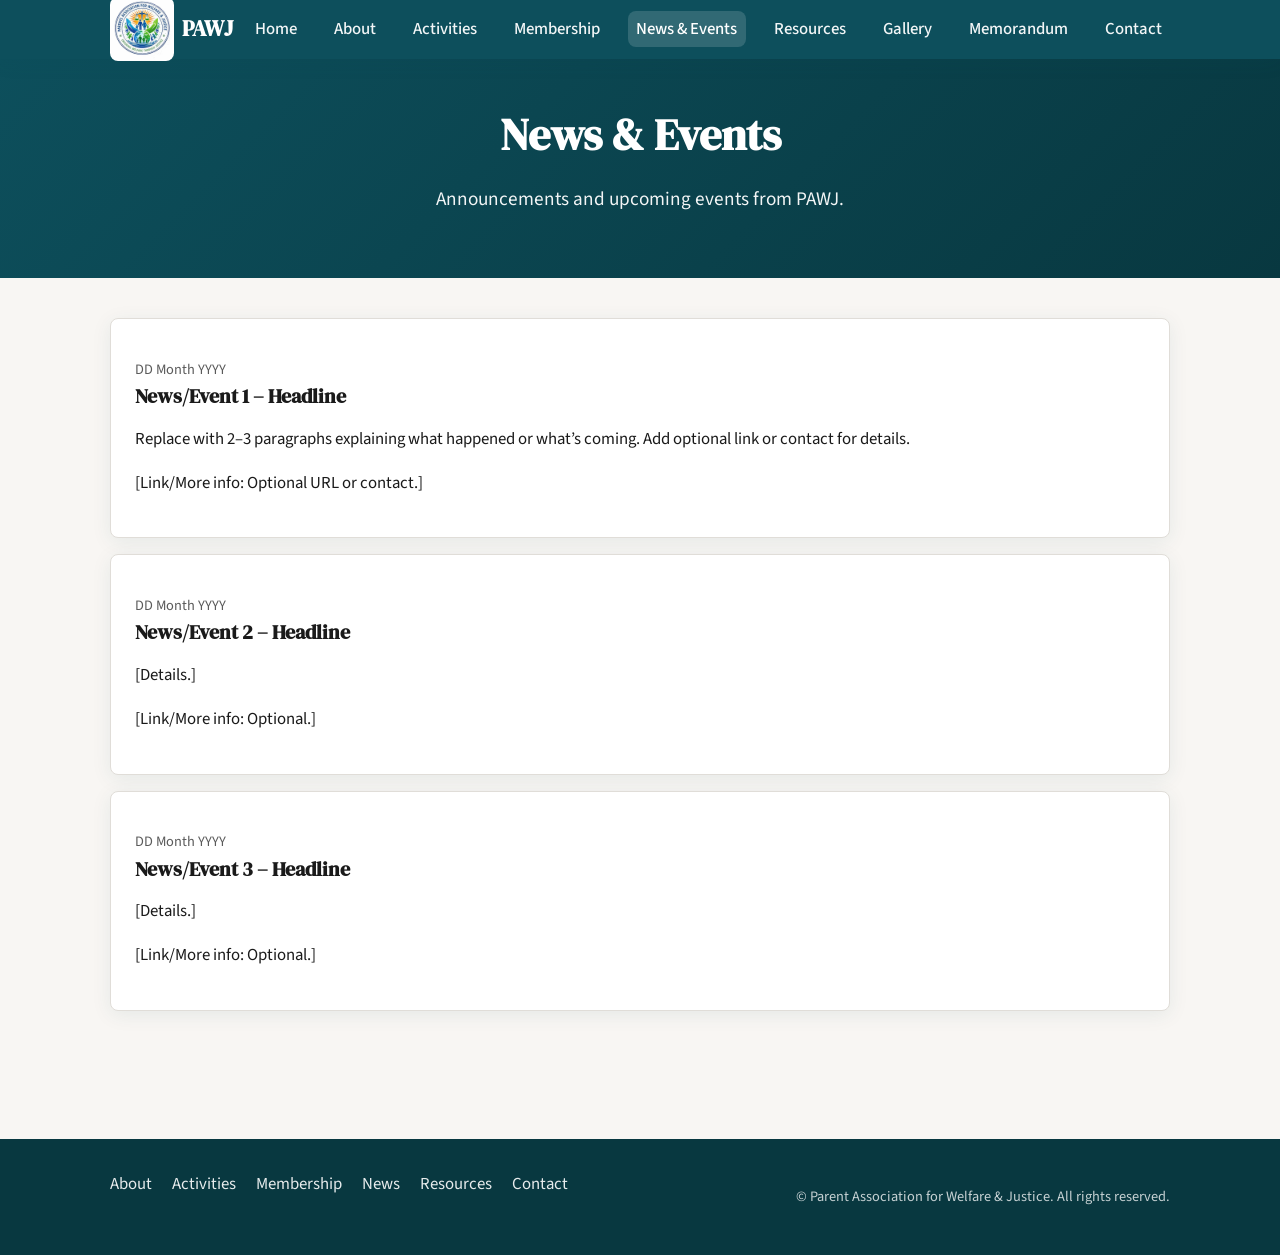
<file: news.html>
<!DOCTYPE html>
<html lang="en">
<head>
  <meta charset="UTF-8">
  <meta name="viewport" content="width=device-width, initial-scale=1.0">
  <title>News &amp; Events – PAWJ</title>
  <link rel="preconnect" href="https://fonts.googleapis.com">
  <link rel="preconnect" href="https://fonts.gstatic.com" crossorigin>
  <link href="https://fonts.googleapis.com/css2?family=DM+Serif+Display:ital@0;1&family=Source+Sans+3:ital,wght@0,400;0,600;0,700;1,400&display=swap" rel="stylesheet">
  <link rel="stylesheet" href="css/styles.css">
</head>
<body>
  <header class="site-header">
    <div class="container">
      <a href="index.html" class="logo-link">
        <img src="assets/logo.png" alt="PAWJ logo" width="48" height="48">
        <span>PAWJ</span>
      </a>
      <button class="nav-toggle" type="button" aria-label="Toggle menu" aria-expanded="false">Menu</button>
      <nav class="main-nav">
        <ul>
          <li><a href="index.html">Home</a></li>
          <li><a href="about.html">About</a></li>
          <li><a href="activities.html">Activities</a></li>
          <li><a href="membership.html">Membership</a></li>
          <li><a href="news.html" class="active">News &amp; Events</a></li>
          <li><a href="resources.html">Resources</a></li>
          <li><a href="gallery.html">Gallery</a></li>
          <li><a href="memorandum.html">Memorandum</a></li>
          <li><a href="contact.html">Contact</a></li>
        </ul>
      </nav>
    </div>
  </header>

  <main>
    <section class="hero">
      <div class="container">
        <h1>News &amp; Events</h1>
        <p class="subtitle">Announcements and upcoming events from PAWJ.</p>
      </div>
    </section>

    <div class="page-content">
      <div class="container">
        <div class="news-list">
          <article class="news-item">
            <p class="news-date">DD Month YYYY</p>
            <h3>News/Event 1 – Headline</h3>
            <p>Replace with 2–3 paragraphs explaining what happened or what’s coming. Add optional link or contact for details.</p>
            <p>[Link/More info: Optional URL or contact.]</p>
          </article>
          <article class="news-item">
            <p class="news-date">DD Month YYYY</p>
            <h3>News/Event 2 – Headline</h3>
            <p>[Details.]</p>
            <p>[Link/More info: Optional.]</p>
          </article>
          <article class="news-item">
            <p class="news-date">DD Month YYYY</p>
            <h3>News/Event 3 – Headline</h3>
            <p>[Details.]</p>
            <p>[Link/More info: Optional.]</p>
          </article>
        </div>
      </div>
    </div>
  </main>

  <footer class="site-footer">
    <div class="container footer-inner">
      <nav class="footer-nav">
        <ul>
          <li><a href="about.html">About</a></li>
          <li><a href="activities.html">Activities</a></li>
          <li><a href="membership.html">Membership</a></li>
          <li><a href="news.html">News</a></li>
          <li><a href="resources.html">Resources</a></li>
          <li><a href="contact.html">Contact</a></li>
        </ul>
      </nav>
      <p class="copyright">© Parent Association for Welfare &amp; Justice. All rights reserved.</p>
    </div>
  </footer>

  <script>
    (function () {
      var toggle = document.querySelector('.nav-toggle');
      var nav = document.querySelector('.main-nav');
      if (toggle && nav) {
        toggle.addEventListener('click', function () {
          nav.classList.toggle('open');
          toggle.setAttribute('aria-expanded', nav.classList.contains('open'));
        });
      }
    })();
  </script>
</body>
</html>
</file>
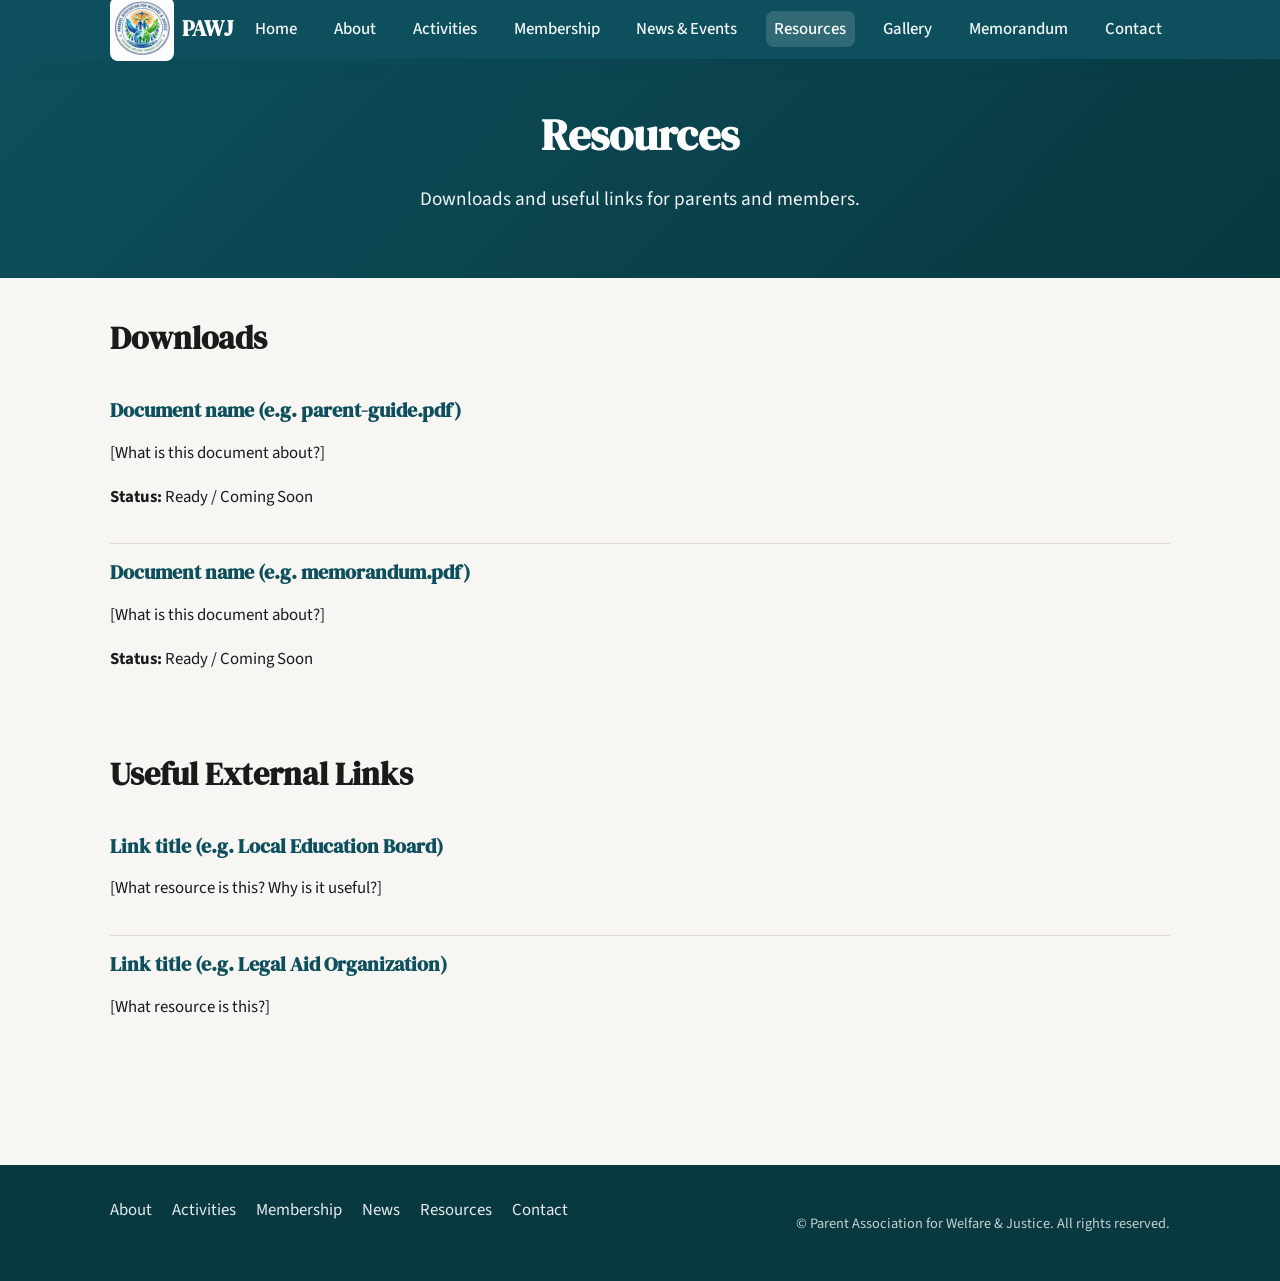
<file: resources.html>
<!DOCTYPE html>
<html lang="en">
<head>
  <meta charset="UTF-8">
  <meta name="viewport" content="width=device-width, initial-scale=1.0">
  <title>Resources – PAWJ</title>
  <link rel="preconnect" href="https://fonts.googleapis.com">
  <link rel="preconnect" href="https://fonts.gstatic.com" crossorigin>
  <link href="https://fonts.googleapis.com/css2?family=DM+Serif+Display:ital@0;1&family=Source+Sans+3:ital,wght@0,400;0,600;0,700;1,400&display=swap" rel="stylesheet">
  <link rel="stylesheet" href="css/styles.css">
</head>
<body>
  <header class="site-header">
    <div class="container">
      <a href="index.html" class="logo-link">
        <img src="assets/logo.png" alt="PAWJ logo" width="48" height="48">
        <span>PAWJ</span>
      </a>
      <button class="nav-toggle" type="button" aria-label="Toggle menu" aria-expanded="false">Menu</button>
      <nav class="main-nav">
        <ul>
          <li><a href="index.html">Home</a></li>
          <li><a href="about.html">About</a></li>
          <li><a href="activities.html">Activities</a></li>
          <li><a href="membership.html">Membership</a></li>
          <li><a href="news.html">News &amp; Events</a></li>
          <li><a href="resources.html" class="active">Resources</a></li>
          <li><a href="gallery.html">Gallery</a></li>
          <li><a href="memorandum.html">Memorandum</a></li>
          <li><a href="contact.html">Contact</a></li>
        </ul>
      </nav>
    </div>
  </header>

  <main>
    <section class="hero">
      <div class="container">
        <h1>Resources</h1>
        <p class="subtitle">Downloads and useful links for parents and members.</p>
      </div>
    </section>

    <div class="page-content">
      <div class="container">
        <section>
          <h2>Downloads</h2>
          <div class="resource-item">
            <h3><a href="assets/parent-guide.pdf">Document name (e.g. parent-guide.pdf)</a></h3>
            <p>[What is this document about?]</p>
            <p><strong>Status:</strong> Ready / Coming Soon</p>
          </div>
          <div class="resource-item">
            <h3><a href="assets/memorandum.pdf">Document name (e.g. memorandum.pdf)</a></h3>
            <p>[What is this document about?]</p>
            <p><strong>Status:</strong> Ready / Coming Soon</p>
          </div>
        </section>

        <section>
          <h2>Useful External Links</h2>
          <div class="link-item">
            <h3><a href="https://example.com" target="_blank" rel="noopener">Link title (e.g. Local Education Board)</a></h3>
            <p>[What resource is this? Why is it useful?]</p>
          </div>
          <div class="link-item">
            <h3><a href="https://example.com" target="_blank" rel="noopener">Link title (e.g. Legal Aid Organization)</a></h3>
            <p>[What resource is this?]</p>
          </div>
        </section>
      </div>
    </div>
  </main>

  <footer class="site-footer">
    <div class="container footer-inner">
      <nav class="footer-nav">
        <ul>
          <li><a href="about.html">About</a></li>
          <li><a href="activities.html">Activities</a></li>
          <li><a href="membership.html">Membership</a></li>
          <li><a href="news.html">News</a></li>
          <li><a href="resources.html">Resources</a></li>
          <li><a href="contact.html">Contact</a></li>
        </ul>
      </nav>
      <p class="copyright">© Parent Association for Welfare &amp; Justice. All rights reserved.</p>
    </div>
  </footer>

  <script>
    (function () {
      var toggle = document.querySelector('.nav-toggle');
      var nav = document.querySelector('.main-nav');
      if (toggle && nav) {
        toggle.addEventListener('click', function () {
          nav.classList.toggle('open');
          toggle.setAttribute('aria-expanded', nav.classList.contains('open'));
        });
      }
    })();
  </script>
</body>
</html>
</file>
<file: css/styles.css>
/* PAWJ - Parent Association for Welfare & Justice
   Main stylesheet */

:root {
  --color-primary: #0d4f5c;
  --color-primary-dark: #083840;
  --color-accent: #c45c26;
  --color-accent-light: #e07d4a;
  --color-bg: #f8f6f3;
  --color-bg-card: #ffffff;
  --color-text: #1a1a1a;
  --color-text-muted: #5a5a5a;
  --color-border: #e0ddd8;
  --font-heading: 'DM Serif Display', Georgia, serif;
  --font-body: 'Source Sans 3', -apple-system, BlinkMacSystemFont, sans-serif;
  --shadow: 0 4px 20px rgba(13, 79, 92, 0.08);
  --radius: 8px;
  --max-width: 1100px;
}

*,
*::before,
*::after {
  box-sizing: border-box;
}

html {
  scroll-behavior: smooth;
}

body {
  margin: 0;
  font-family: var(--font-body);
  font-size: 1.05rem;
  line-height: 1.6;
  color: var(--color-text);
  background: var(--color-bg);
}

img {
  max-width: 100%;
  height: auto;
  display: block;
}

a {
  color: var(--color-primary);
  text-decoration: none;
}

a:hover {
  color: var(--color-accent);
}

/* Typography */
h1, h2, h3, h4 {
  font-family: var(--font-heading);
  font-weight: 600;
  line-height: 1.25;
  margin-top: 0;
}

h1 { font-size: clamp(2rem, 5vw, 2.75rem); }
h2 { font-size: clamp(1.5rem, 3vw, 2rem); margin-bottom: 0.75em; }
h3 { font-size: 1.25rem; margin-bottom: 0.5em; }

/* Layout */
.container {
  width: 100%;
  max-width: var(--max-width);
  margin: 0 auto;
  padding: 0 1.25rem;
}

/* Header & Nav */
.site-header {
  background: var(--color-primary);
  color: #fff;
  position: sticky;
  top: 0;
  z-index: 100;
  box-shadow: var(--shadow);
}

.site-header .container {
  display: flex;
  align-items: center;
  justify-content: space-between;
  padding-top: 0.75rem;
  padding-bottom: 0.75rem;
}

.logo-link {
  position: relative;
  display: flex;
  align-items: center;
  gap: 0.75rem;
  padding-left: 72px;
  color: #fff;
  font-family: var(--font-heading);
  font-size: 1.35rem;
  font-weight: 600;
}

.logo-link::before {
  content: "";
  position: absolute;
  left: 0;
  top: 50%;
  width: 64px;
  height: 64px;
  transform: translateY(-50%);
}

.logo-link:hover {
  color: #fff;
  opacity: 0.9;
}

.logo-link img {
  position: absolute;
  left: 0;
  top: 50%;
  transform: translateY(-50%);
  width: 64px;
  height: 64px;
  border-radius: var(--radius);
  object-fit: cover;
  background: rgba(255,255,255,0.2);
}

.logo-link img[src=""],
.logo-link img:not([src]) {
  min-width: 48px;
  min-height: 48px;
  background: rgba(255,255,255,0.3);
}

.main-nav ul {
  list-style: none;
  margin: 0;
  padding: 0;
  display: flex;
  flex-wrap: wrap;
  gap: 0.25rem 1.25rem;
}

.main-nav a {
  color: rgba(255,255,255,0.95);
  font-weight: 500;
  padding: 0.35em 0.5em;
  border-radius: var(--radius);
}

.main-nav a:hover,
.main-nav a.active {
  color: #fff;
  background: rgba(255,255,255,0.15);
}

/* Mobile menu toggle */
.nav-toggle {
  display: none;
  background: none;
  border: none;
  color: #fff;
  font-size: 1rem;
  font-weight: 600;
  cursor: pointer;
  padding: 0.5em 0.75em;
  font-family: var(--font-body);
}

@media (max-width: 768px) {
  .nav-toggle { display: block; }
  .main-nav ul {
    display: none;
    position: absolute;
    top: 100%;
    left: 0;
    right: 0;
    background: var(--color-primary-dark);
    flex-direction: column;
    padding: 1rem;
  }
  .main-nav.open ul { display: flex; }
}

/* Hero */
.hero {
  background: linear-gradient(135deg, var(--color-primary) 0%, var(--color-primary-dark) 100%);
  color: #fff;
  padding: 3rem 0 4rem;
  text-align: center;
}

.hero h1 {
  color: #fff;
  margin-bottom: 0.5em;
}

.hero .subtitle {
  font-size: 1.2rem;
  opacity: 0.95;
  max-width: 600px;
  margin: 0 auto;
}

/* Cards */
.card-grid {
  display: grid;
  grid-template-columns: repeat(auto-fit, minmax(280px, 1fr));
  gap: 1.5rem;
}

.card {
  background: var(--color-bg-card);
  border-radius: var(--radius);
  box-shadow: var(--shadow);
  padding: 1.5rem;
  border: 1px solid var(--color-border);
}

.card h3 {
  color: var(--color-primary);
  margin-bottom: 0.35em;
}

.card .date {
  font-size: 0.9rem;
  color: var(--color-text-muted);
  margin-bottom: 0.5em;
}

/* Buttons */
.btn {
  display: inline-block;
  padding: 0.65em 1.4em;
  font-family: var(--font-body);
  font-size: 1rem;
  font-weight: 600;
  border-radius: var(--radius);
  border: none;
  cursor: pointer;
  transition: background 0.2s, color 0.2s;
}

.btn-primary {
  background: var(--color-accent);
  color: #fff;
}

.btn-primary:hover {
  background: var(--color-accent-light);
  color: #fff;
}

.btn-secondary {
  background: transparent;
  color: #fff;
  border: 2px solid rgba(255,255,255,0.8);
}

.btn-secondary:hover {
  background: rgba(255,255,255,0.15);
  color: #fff;
}

.btn-outline {
  background: transparent;
  color: var(--color-primary);
  border: 2px solid var(--color-primary);
}

.btn-outline:hover {
  background: var(--color-primary);
  color: #fff;
}

/* CTA section */
.cta-section {
  background: var(--color-primary);
  color: #fff;
  padding: 3rem 0;
  text-align: center;
}

.cta-section h2 { color: #fff; }
.cta-section p {
  max-width: 560px;
  margin: 0 auto 1.5rem;
  opacity: 0.95;
}

.cta-buttons {
  display: flex;
  flex-wrap: wrap;
  gap: 1rem;
  justify-content: center;
}

/* Page content */
.page-content {
  padding: 2.5rem 0 4rem;
}

.page-content section + section {
  margin-top: 3rem;
}

.page-content .lead {
  font-size: 1.15rem;
  color: var(--color-text-muted);
  max-width: 70ch;
}

/* Tables */
.table-wrap {
  overflow-x: auto;
  margin: 1rem 0;
}

table {
  width: 100%;
  border-collapse: collapse;
  font-size: 0.95rem;
}

th, td {
  padding: 0.6rem 0.75rem;
  text-align: left;
  border-bottom: 1px solid var(--color-border);
}

th {
  background: var(--color-primary);
  color: #fff;
  font-weight: 600;
}

tr:hover td {
  background: rgba(13, 79, 92, 0.04);
}

/* Lists */
.benefits-list,
.steps-list {
  list-style: none;
  padding: 0;
  margin: 0;
}

.benefits-list li,
.steps-list li {
  padding: 0.4em 0 0.4em 1.75em;
  position: relative;
}

.benefits-list li::before {
  content: "✓";
  position: absolute;
  left: 0;
  color: var(--color-accent);
  font-weight: bold;
}

.steps-list li::before {
  content: attr(data-step);
  position: absolute;
  left: 0;
  width: 1.25em;
  height: 1.25em;
  background: var(--color-primary);
  color: #fff;
  border-radius: 50%;
  font-size: 0.85rem;
  display: flex;
  align-items: center;
  justify-content: center;
  font-weight: 600;
}

/* Footer */
.site-footer {
  background: var(--color-primary-dark);
  color: rgba(255,255,255,0.9);
  padding: 2rem 0;
  margin-top: 3rem;
}

.site-footer a {
  color: rgba(255,255,255,0.9);
}

.site-footer a:hover {
  color: #fff;
}

.footer-inner {
  display: flex;
  flex-wrap: wrap;
  justify-content: space-between;
  gap: 1.5rem;
}

.footer-nav ul {
  list-style: none;
  margin: 0;
  padding: 0;
  display: flex;
  flex-wrap: wrap;
  gap: 0 1.25rem;
}

.copyright {
  font-size: 0.9rem;
  opacity: 0.85;
}

/* Gallery */
.gallery-grid {
  display: grid;
  grid-template-columns: repeat(auto-fill, minmax(280px, 1fr));
  gap: 1.25rem;
}

.gallery-item {
  background: var(--color-bg-card);
  border-radius: var(--radius);
  overflow: hidden;
  box-shadow: var(--shadow);
  border: 1px solid var(--color-border);
}

.gallery-item img {
  width: 100%;
  aspect-ratio: 4/3;
  object-fit: cover;
}

.gallery-item .caption {
  padding: 1rem;
  font-size: 0.95rem;
}

.gallery-item .meta {
  font-size: 0.85rem;
  color: var(--color-text-muted);
  margin-top: 0.25em;
}

/* News list */
.news-list .news-item {
  background: var(--color-bg-card);
  border-radius: var(--radius);
  padding: 1.5rem;
  margin-bottom: 1rem;
  border: 1px solid var(--color-border);
  box-shadow: var(--shadow);
}

.news-item .news-date {
  font-size: 0.9rem;
  color: var(--color-text-muted);
  margin-bottom: 0.25em;
}

.news-item h3 {
  margin-bottom: 0.5em;
}

/* Resources */
.resource-item,
.link-item {
  padding: 1rem 0;
  border-bottom: 1px solid var(--color-border);
}

.resource-item:last-child,
.link-item:last-child {
  border-bottom: none;
}

.resource-item a,
.link-item a {
  font-weight: 600;
}

/* Contact */
.contact-block {
  background: var(--color-bg-card);
  border-radius: var(--radius);
  padding: 1.5rem;
  margin-bottom: 1rem;
  border: 1px solid var(--color-border);
}

.contact-block h3 {
  margin-bottom: 0.5em;
}

.social-links {
  display: flex;
  flex-wrap: wrap;
  gap: 0.75rem;
  margin-top: 0.5rem;
}

.social-links a {
  padding: 0.4em 0.8em;
  background: var(--color-primary);
  color: #fff;
  border-radius: var(--radius);
  font-size: 0.9rem;
}

.social-links a:hover {
  background: var(--color-accent);
  color: #fff;
}

/* Workshop list */
.workshop-item {
  background: var(--color-bg-card);
  border-radius: var(--radius);
  padding: 1.25rem;
  margin-bottom: 1rem;
  border-left: 4px solid var(--color-accent);
}

.workshop-item .frequency {
  font-size: 0.9rem;
  color: var(--color-text-muted);
  margin-top: 0.25em;
}
</file>
